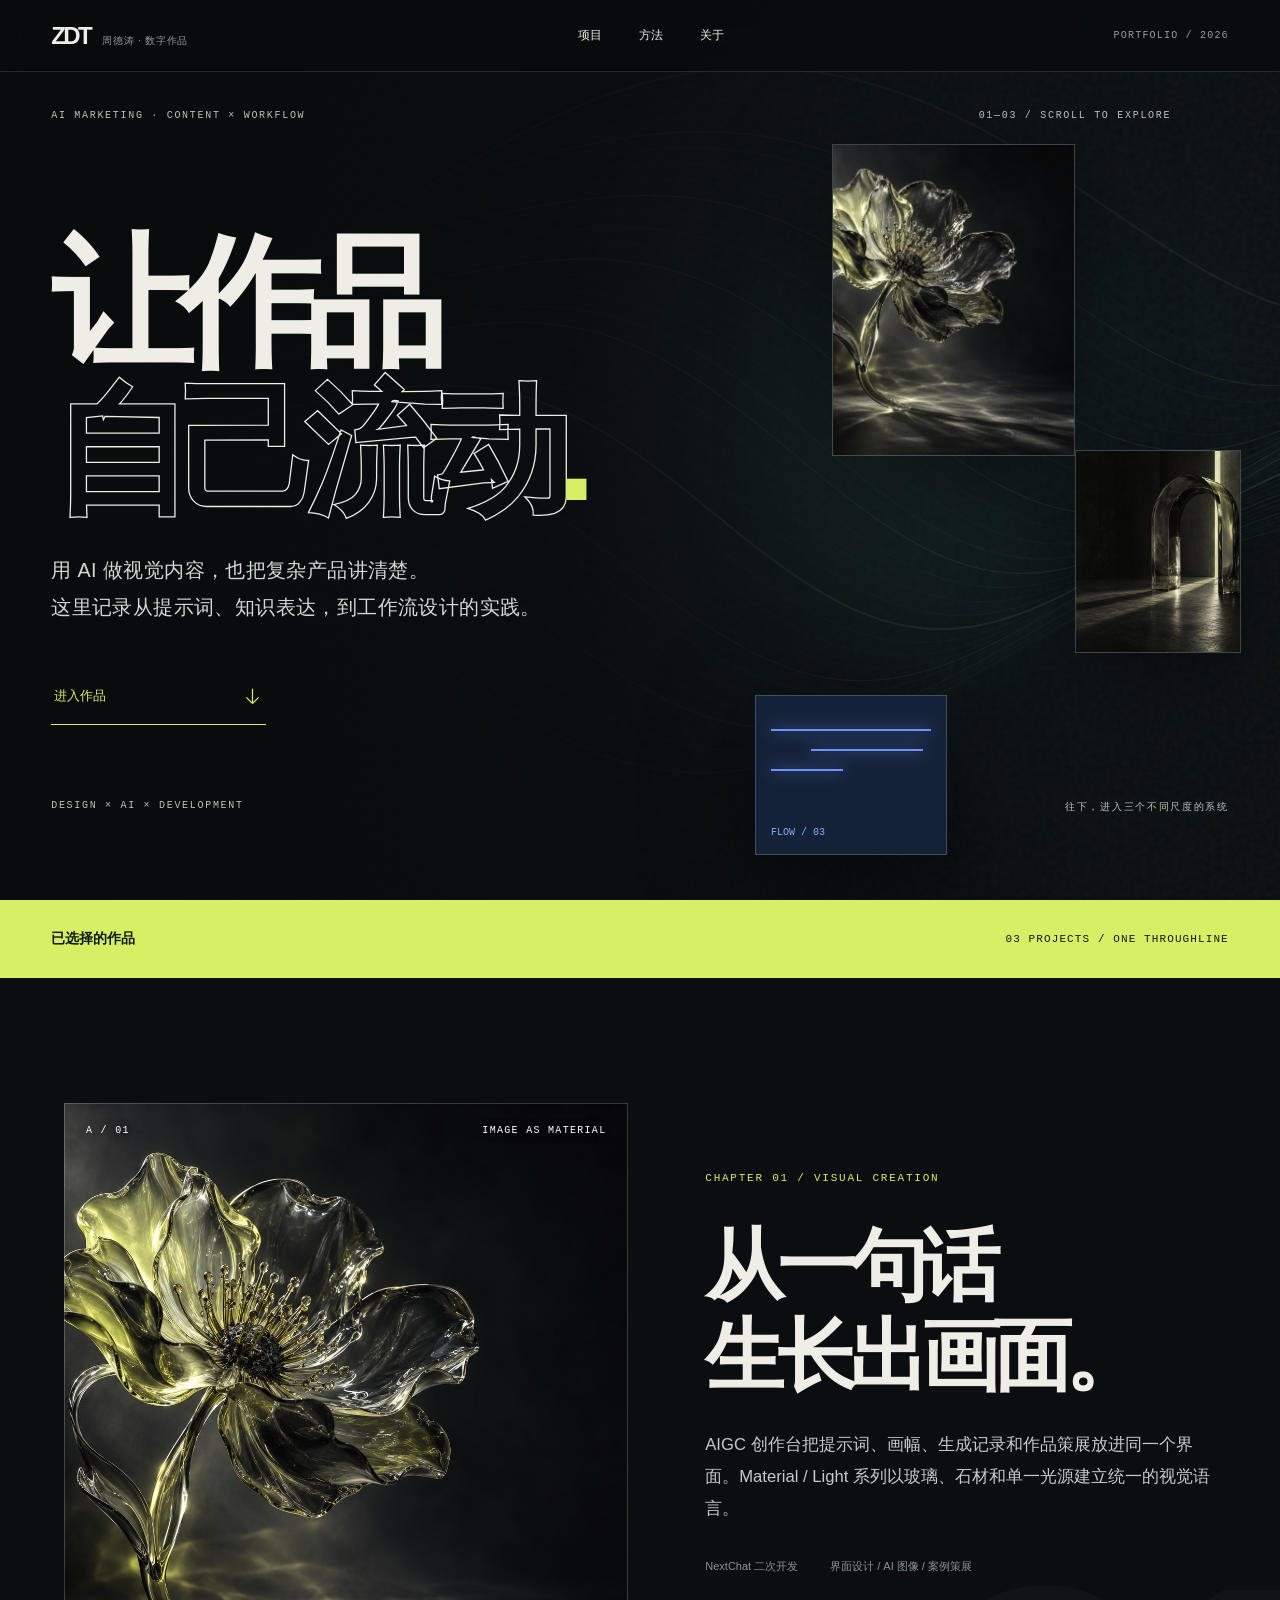
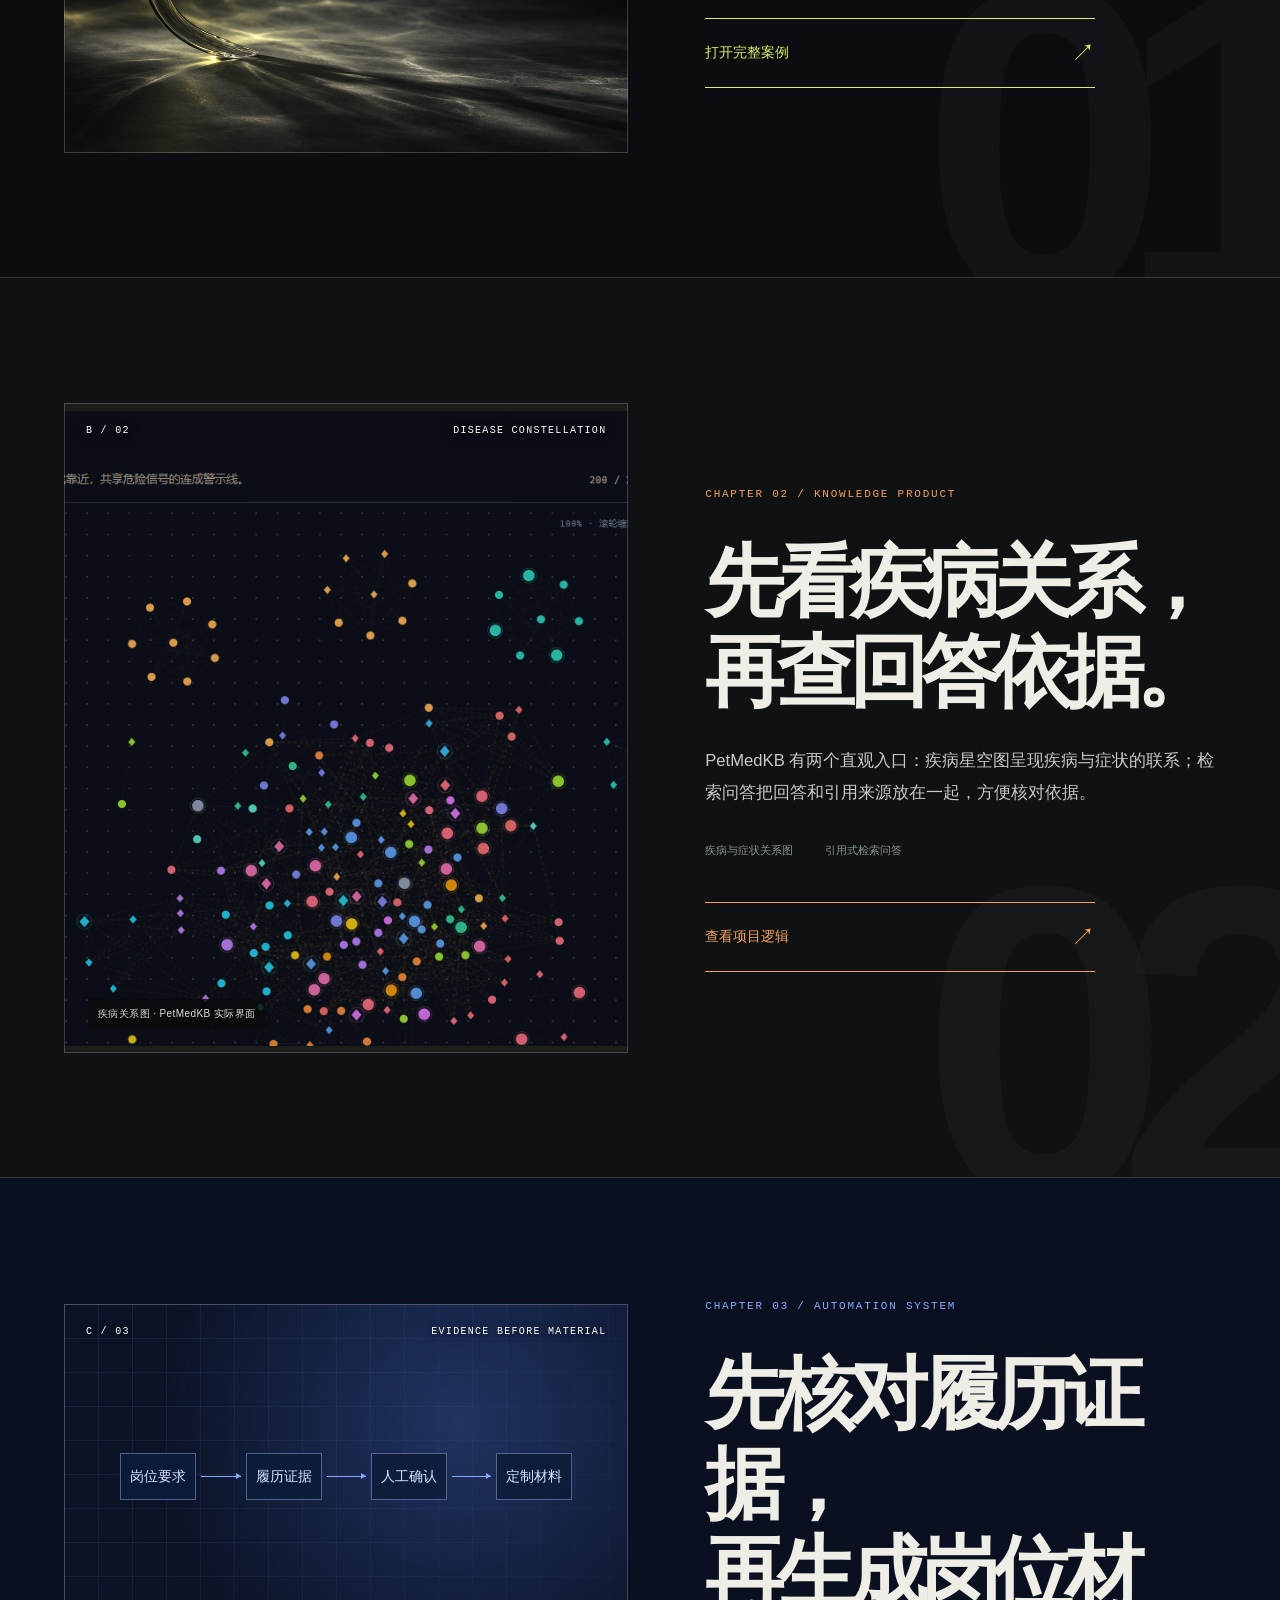
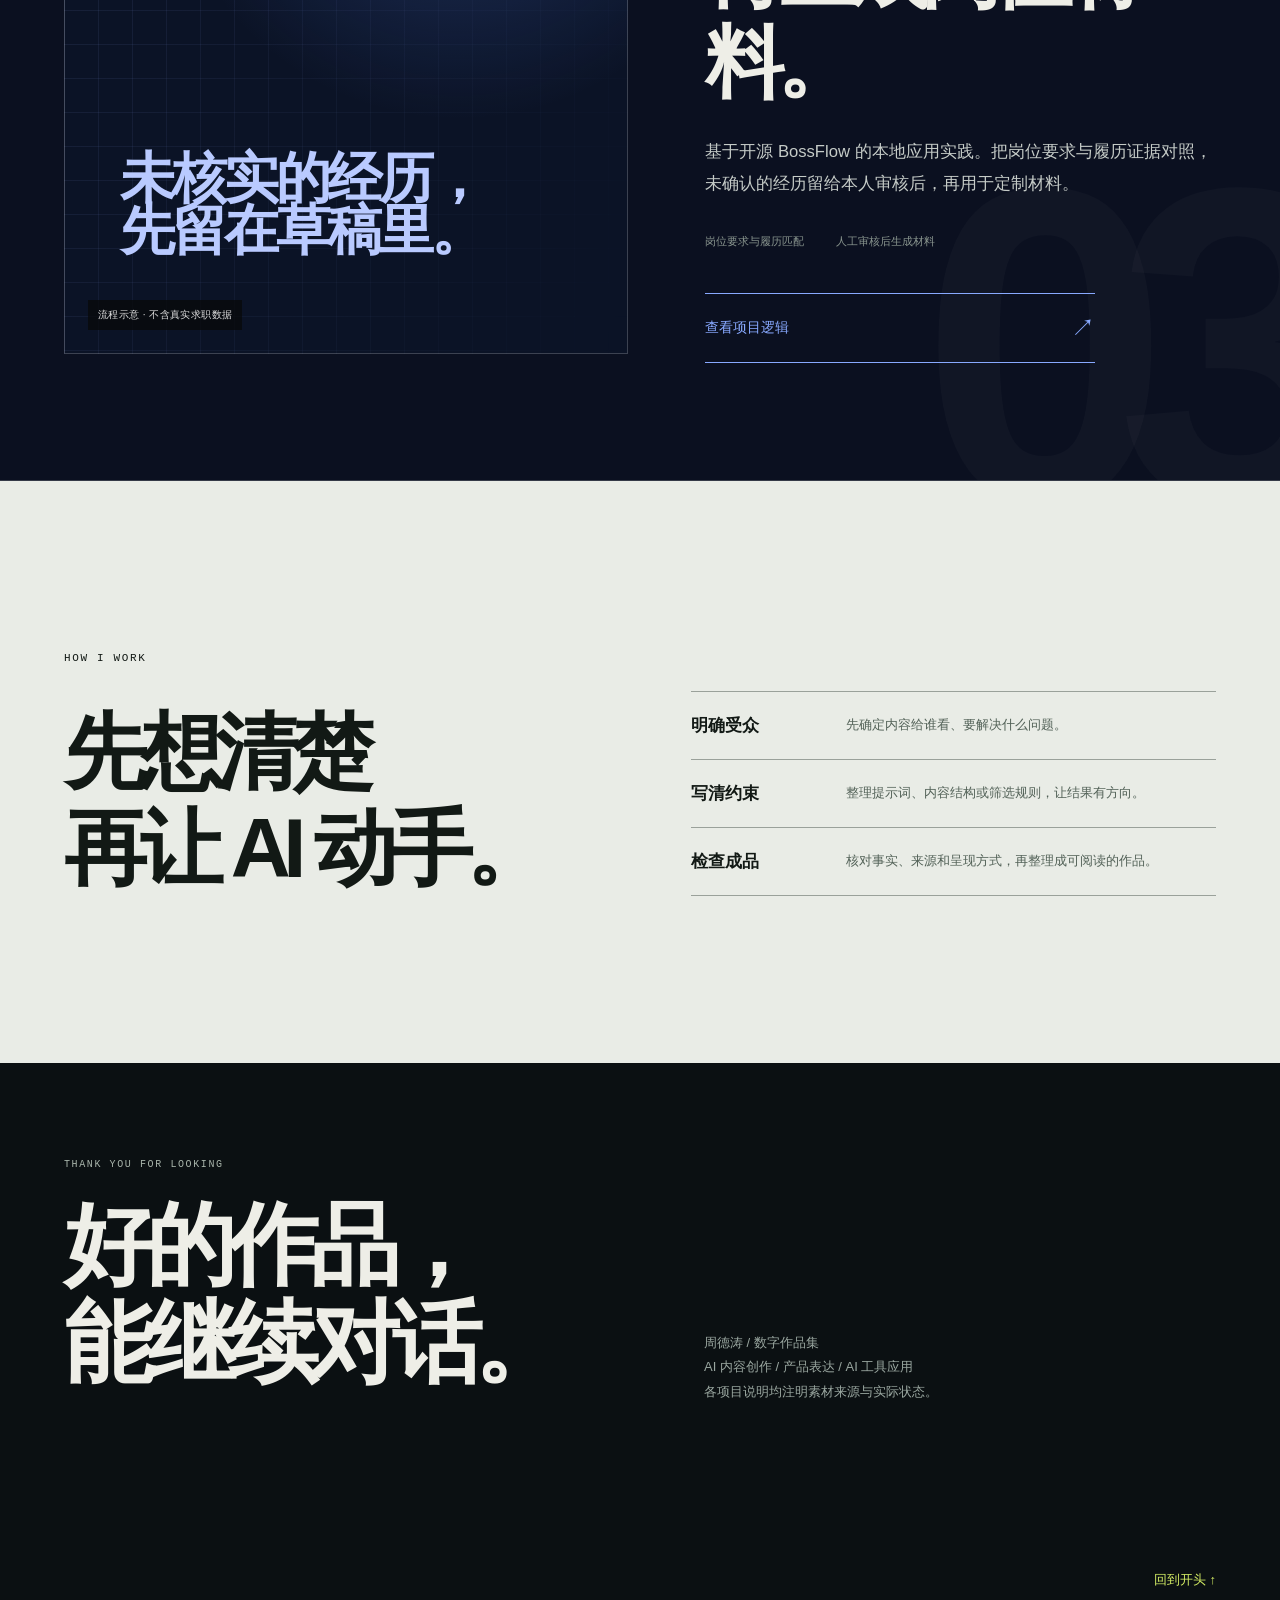
<file: index.html>
<!doctype html>
<html lang="zh-CN">
<head>
  <meta charset="utf-8">
  <meta name="viewport" content="width=device-width, initial-scale=1">
  <meta name="theme-color" content="#090b0d">
  <meta name="description" content="周德涛的作品集：AIGC 创作台、宠医智库与 BossFlow。">
  <title>周德涛 — 数字作品集</title>
  <link rel="stylesheet" href="styles.css">
  <script src="main.js" defer></script>
</head>
<body>
  <div class="load-curtain" aria-hidden="true"><span>作品正在进入视野</span><b>✳</b></div>
  <div class="site-progress" aria-hidden="true"><span></span></div>
  <header class="site-header">
    <a class="identity" href="#top" aria-label="回到顶部"><b>ZDT</b><small>周德涛 · 数字作品</small></a>
    <nav aria-label="主导航"><a href="#works">项目</a><a href="#approach">方法</a><a href="#contact">关于</a></nav>
    <span class="edition">PORTFOLIO / 2026</span>
  </header>
  <main>
    <section class="hero" id="top" aria-labelledby="hero-title">
      <canvas id="flow-canvas" aria-hidden="true"></canvas>
      <div class="hero-grain" aria-hidden="true"></div>
      <div class="hero-content">
        <div class="hero-topline"><span>AI MARKETING · CONTENT × WORKFLOW</span><span>01—03 / SCROLL TO EXPLORE</span></div>
        <h1 id="hero-title">让作品<br><em>自己流动</em><span class="period">.</span></h1>
        <p>用 AI 做视觉内容，也把复杂产品讲清楚。<br>这里记录从提示词、知识表达，到工作流设计的实践。</p>
        <a class="hero-cta" href="#works"><span>进入作品</span><svg viewBox="0 0 24 24" aria-hidden="true"><path d="M12 3v17m0 0 7-7m-7 7-7-7"/></svg></a>
      </div>
      <div class="hero-pieces" aria-hidden="true">
        <img class="piece-a" src="assets/glass-flower.png" alt="">
        <img class="piece-b" src="assets/glass-arch.png" alt="">
        <div class="piece-c"><i></i><i></i><i></i><span>FLOW / 03</span></div>
      </div>
      <div class="hero-foot"><span>DESIGN × AI × DEVELOPMENT</span><span>往下，进入三个不同尺度的系统</span></div>
    </section>

    <div class="work-index" id="works"><span>已选择的作品</span><span>03 PROJECTS / ONE THROUGHLINE</span></div>

    <article class="project project-aigc" id="aigc" data-accent="#d6ef65" aria-labelledby="aigc-title">
      <div class="project-media"><img src="assets/glass-flower.png" alt="黄绿色光线下的玻璃花，AIGC 创作台项目视觉"><div class="media-frame"><span>A / 01</span><span>IMAGE AS MATERIAL</span></div></div>
      <div class="project-copy"><span class="chapter">CHAPTER 01 / VISUAL CREATION</span><h2 id="aigc-title">从一句话<br>生长出画面。</h2><p>AIGC 创作台把提示词、画幅、生成记录和作品策展放进同一个界面。Material / Light 系列以玻璃、石材和单一光源建立统一的视觉语言。</p><div class="project-facts"><span>NextChat 二次开发</span><span>界面设计 / AI 图像 / 案例策展</span></div><a class="project-link" href="aigc/index.html"><span>打开完整案例</span><b>↗</b></a></div>
      <div class="project-watermark" aria-hidden="true">01</div>
    </article>

    <article class="project project-petmed" id="petmed" data-accent="#f4a15c" aria-labelledby="petmed-title">
      <div class="project-media petmed-star-preview" role="img" aria-label="宠医智库疾病星空图，展示疾病与症状之间的关系"><div class="media-frame"><span>B / 02</span><span>DISEASE CONSTELLATION</span></div><div class="media-label">疾病关系图 · PetMedKB 实际界面</div></div>
      <div class="project-copy"><span class="chapter">CHAPTER 02 / KNOWLEDGE PRODUCT</span><h2 id="petmed-title">先看疾病关系，<br>再查回答依据。</h2><p>PetMedKB 有两个直观入口：疾病星空图呈现疾病与症状的联系；检索问答把回答和引用来源放在一起，方便核对依据。</p><div class="project-facts"><span>疾病与症状关系图</span><span>引用式检索问答</span></div><a class="project-link" href="petmed.html"><span>查看项目逻辑</span><b>↗</b></a></div>
      <div class="project-watermark" aria-hidden="true">02</div>
    </article>

    <article class="project project-boss" id="bossflow" data-accent="#88a9ff" aria-labelledby="boss-title">
      <div class="project-media boss-visual" role="img" aria-label="BossFlow 工作流示意：岗位要求、履历证据、人工确认、定制材料"><div class="flow-grid" aria-hidden="true"></div><div class="flow-track"><span>岗位要求</span><i></i><span>履历证据</span><i></i><span>人工确认</span><i></i><span>定制材料</span></div><div class="boss-signal">未核实的经历，<br>先留在草稿里。</div><div class="media-frame"><span>C / 03</span><span>EVIDENCE BEFORE MATERIAL</span></div><div class="media-label">流程示意 · 不含真实求职数据</div></div>
      <div class="project-copy"><span class="chapter">CHAPTER 03 / AUTOMATION SYSTEM</span><h2 id="boss-title">先核对履历证据，<br>再生成岗位材料。</h2><p>基于开源 BossFlow 的本地应用实践。把岗位要求与履历证据对照，未确认的经历留给本人审核后，再用于定制材料。</p><div class="project-facts"><span>岗位要求与履历匹配</span><span>人工审核后生成材料</span></div><a class="project-link" href="bossflow.html"><span>查看项目逻辑</span><b>↗</b></a></div>
      <div class="project-watermark" aria-hidden="true">03</div>
    </article>

    <section class="approach" id="approach"><div class="approach-head"><span>HOW I WORK</span><h2>先想清楚<br>再让 AI 动手。</h2></div><div class="approach-steps"><p><b>明确受众</b><span>先确定内容给谁看、要解决什么问题。</span></p><p><b>写清约束</b><span>整理提示词、内容结构或筛选规则，让结果有方向。</span></p><p><b>检查成品</b><span>核对事实、来源和呈现方式，再整理成可阅读的作品。</span></p></div></section>
  </main>
  <footer id="contact"><div><span>THANK YOU FOR LOOKING</span><h2>好的作品，<br>能继续对话。</h2></div><p>周德涛 / 数字作品集<br>AI 内容创作 / 产品表达 / AI 工具应用<br>各项目说明均注明素材来源与实际状态。</p><a href="#top">回到开头 ↑</a></footer>
</body>
</html>
</file>
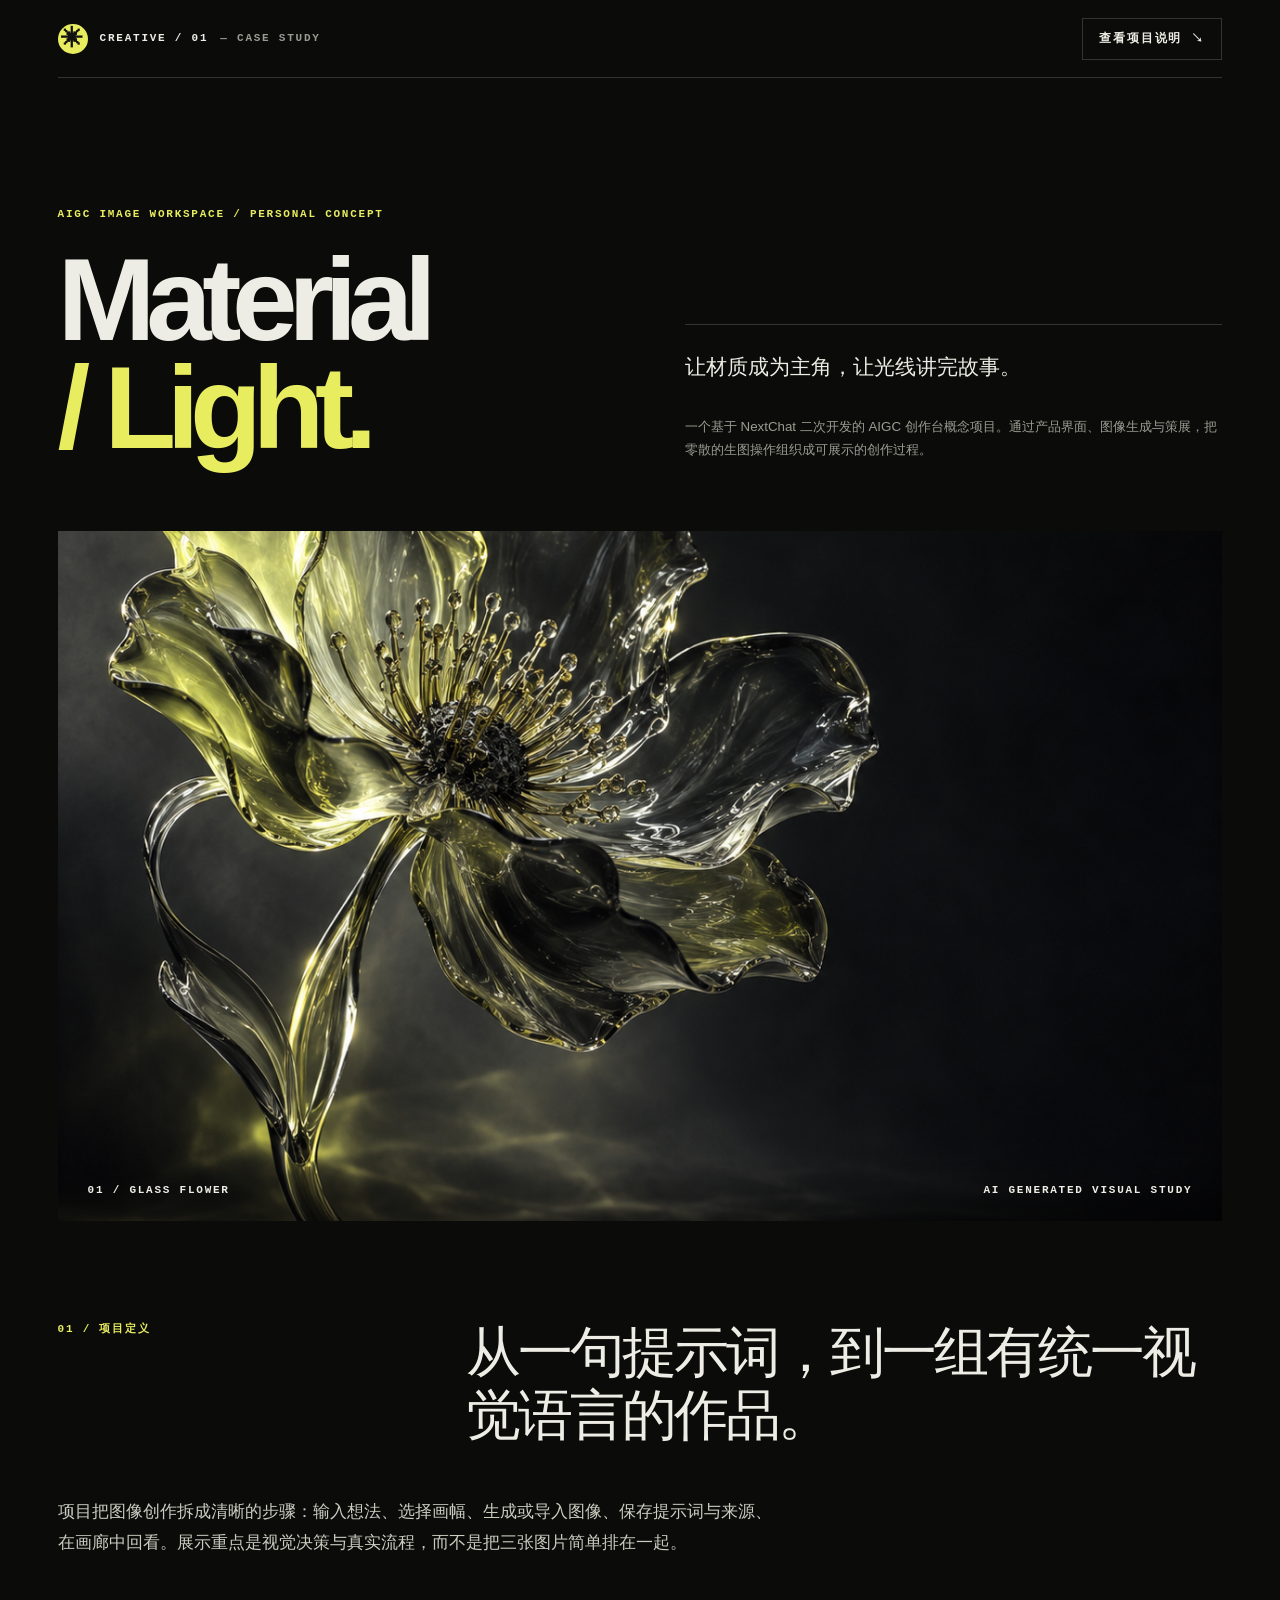
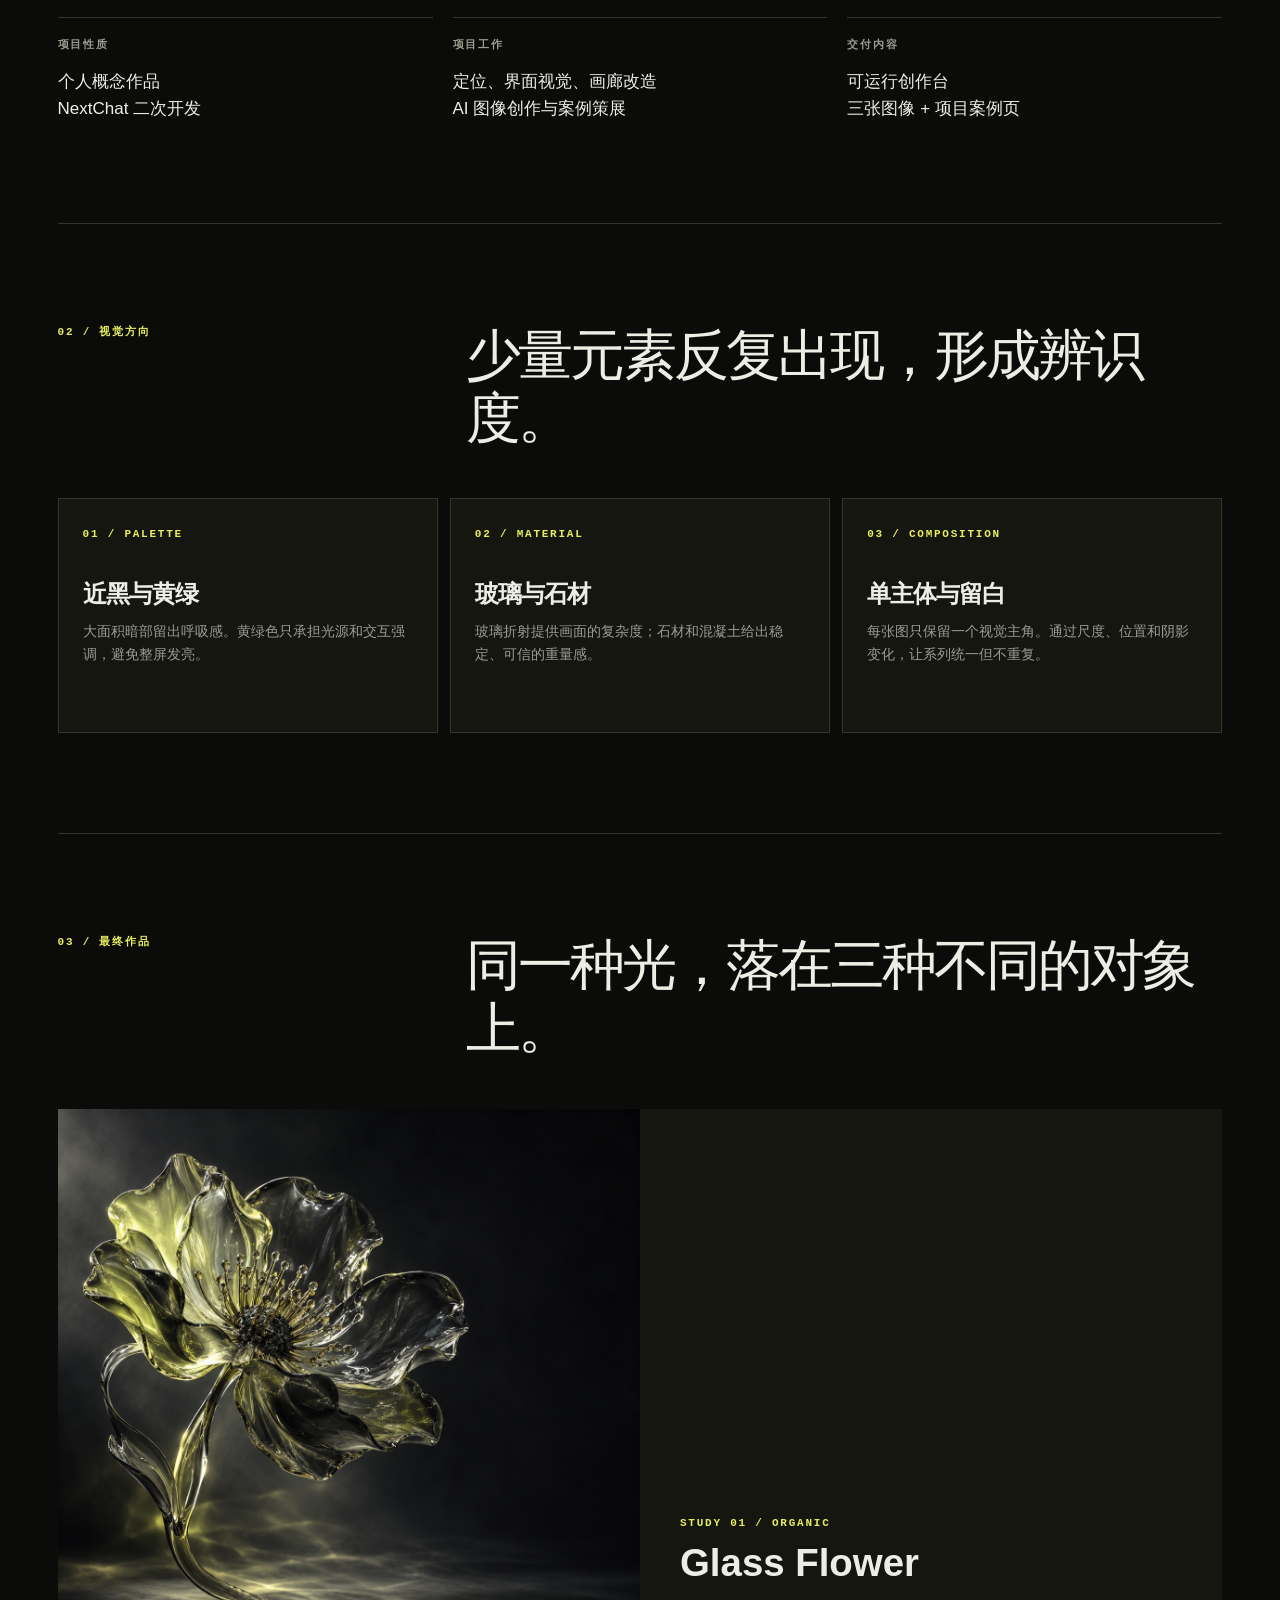
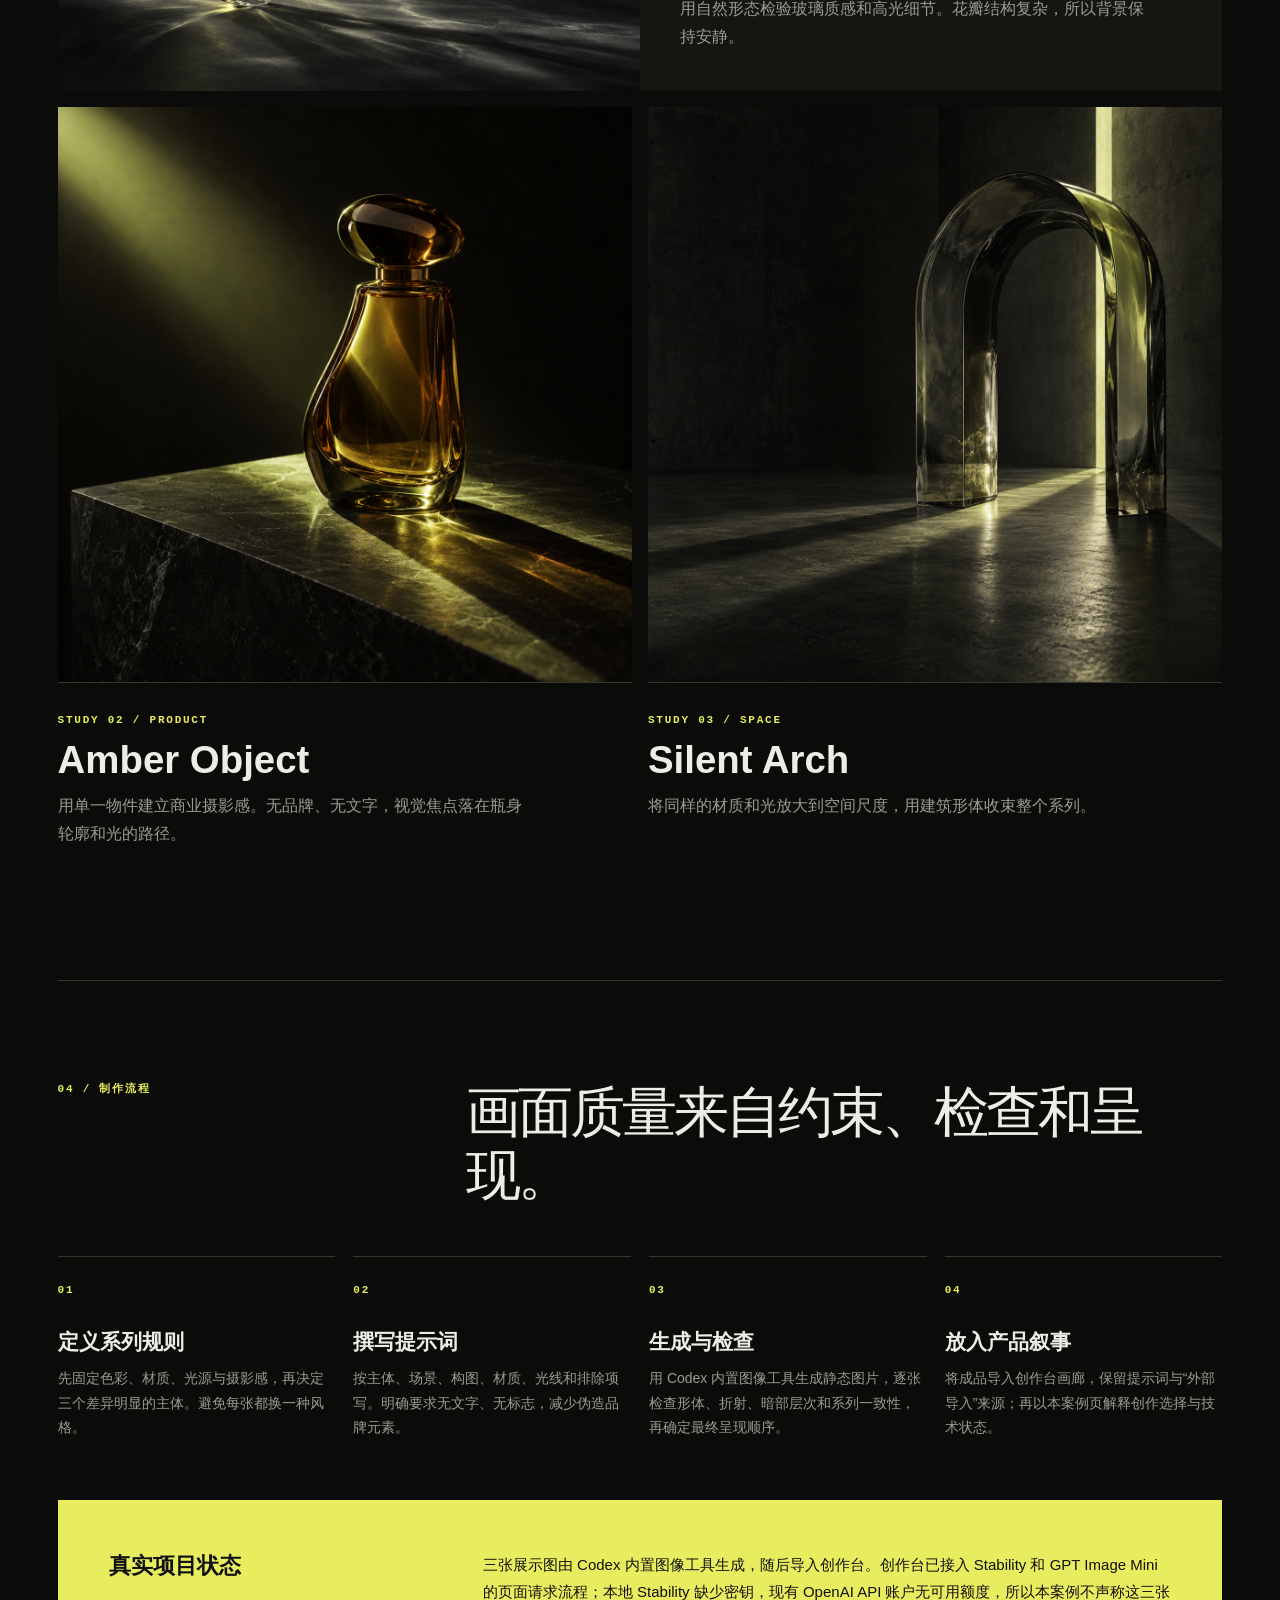
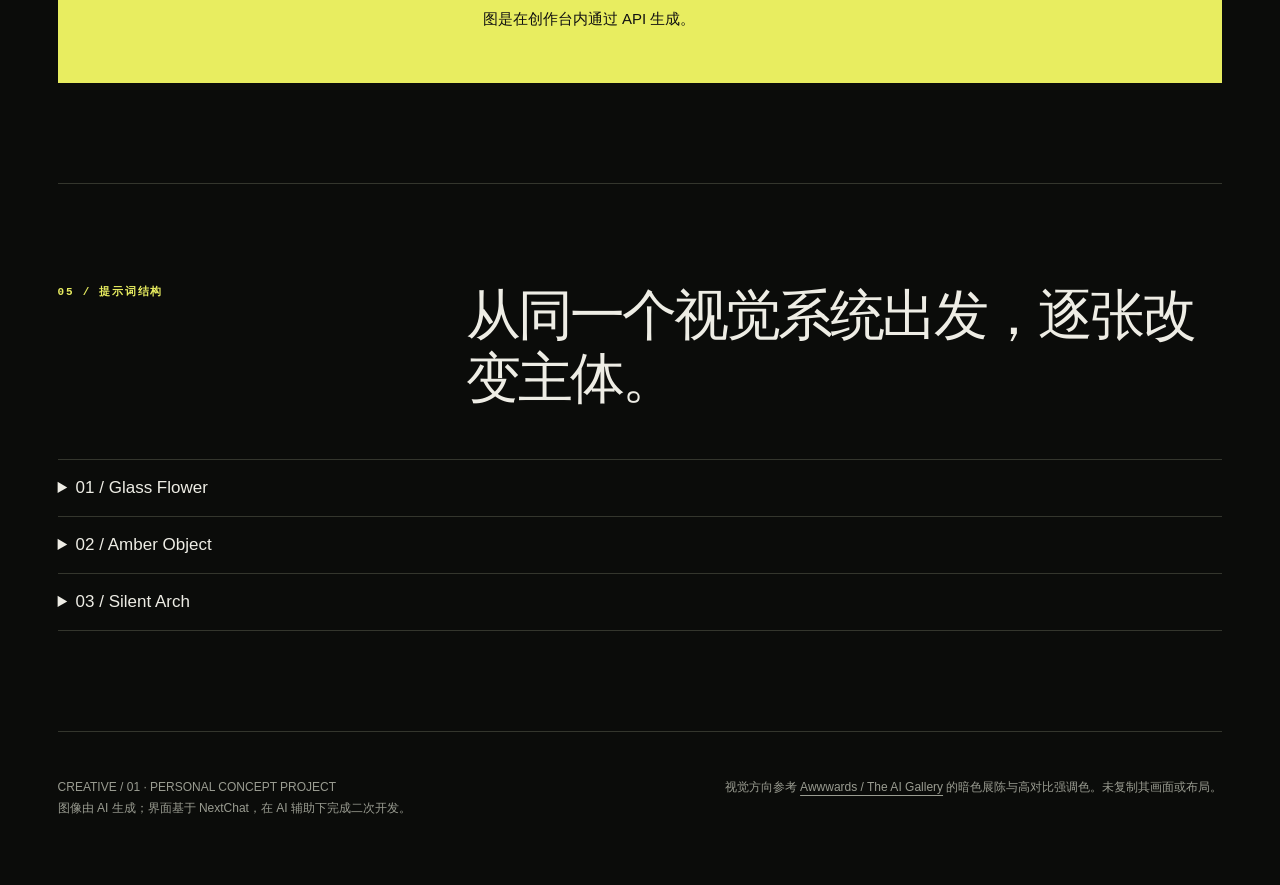
<file: aigc/index.html>
<!doctype html>
<html lang="zh-CN">
<head>
  <meta charset="utf-8">
  <meta name="viewport" content="width=device-width, initial-scale=1">
  <title>Material / Light — AIGC 创作台项目案例</title>
  <meta name="description" content="AIGC 创作台个人概念项目：视觉方向、三张 AI 图像与真实制作流程。">
  <style>
    :root{--bg:#0b0c0a;--panel:#151610;--ink:#eeeDE5;--muted:#9a9c91;--line:#34362d;--accent:#e8ed60}
    *{box-sizing:border-box}html{scroll-behavior:smooth}body{margin:0;background:var(--bg);color:var(--ink);font-family:"Noto Sans SC","Microsoft YaHei",Arial,sans-serif}a{color:inherit;text-decoration:none}button{font:inherit}::selection{background:var(--accent);color:#111}
    .shell{max-width:1440px;margin:auto;padding:0 clamp(22px,4.5vw,74px)}.mono{font:600 11px/1.5 ui-monospace,Consolas,monospace;letter-spacing:.16em;text-transform:uppercase}.muted{color:var(--muted)}
    header{height:78px;display:flex;align-items:center;justify-content:space-between;border-bottom:1px solid var(--line)}.brand{display:flex;align-items:center;gap:12px}.star{display:grid;place-items:center;width:30px;height:30px;border-radius:50%;background:var(--accent);color:#111;font-size:22px}.toplink{border:1px solid var(--line);padding:11px 16px;font-size:12px}.toplink:hover{border-color:var(--accent);color:var(--accent)}
    .hero{display:grid;grid-template-columns:1fr 1fr;gap:7vw;align-items:end;padding:clamp(66px,10vw,150px) 0 70px}.kicker{color:var(--accent)}h1{font-size:clamp(64px,9.2vw,146px);line-height:.92;letter-spacing:-.08em;font-weight:600;margin:22px 0 0}h1 em{font-style:normal;color:var(--accent)}.hero p{max-width:460px;margin:0 0 7px;font-size:clamp(16px,1.65vw,23px);line-height:1.6}.hero .side{border-top:1px solid var(--line);padding-top:25px}.hero .side small{display:block;margin-top:32px;color:var(--muted);line-height:1.7}
    .hero-image{position:relative;height:min(66vw,690px);overflow:hidden;background:#13140f}.hero-image img{width:100%;height:100%;object-fit:cover;object-position:center 47%}.image-note{position:absolute;bottom:0;left:0;right:0;padding:23px 30px;background:linear-gradient(transparent,rgba(0,0,0,.6));display:flex;justify-content:space-between;gap:20px}
    section{padding:100px 0;border-bottom:1px solid var(--line)}.section-head{display:grid;grid-template-columns:1fr 2fr;gap:30px;margin-bottom:48px}.section-head h2{max-width:900px;margin:0;font-size:clamp(32px,4.3vw,62px);line-height:1.15;letter-spacing:-.055em;font-weight:550}.lead{max-width:720px;font-size:17px;line-height:1.85;color:#caccc0}.meta{display:grid;grid-template-columns:repeat(3,1fr);gap:20px;margin-top:58px}.meta div{border-top:1px solid var(--line);padding-top:16px}.meta strong{display:block;margin-top:15px;font-size:17px;font-weight:500;line-height:1.6}
    .rule-grid{display:grid;grid-template-columns:repeat(3,1fr);gap:12px}.rule{min-height:235px;padding:24px;border:1px solid var(--line);background:var(--panel)}.rule .index{color:var(--accent)}.rule h3{font-size:24px;letter-spacing:-.04em;margin:35px 0 10px}.rule p{color:var(--muted);line-height:1.7;font-size:14px;margin:0}
    .series{display:grid;grid-template-columns:1fr 1fr;gap:16px}.piece{margin:0}.piece:first-child{grid-column:1 / -1;display:grid;grid-template-columns:1fr 1fr;background:var(--panel)}.piece img{display:block;width:100%;aspect-ratio:1;object-fit:cover}.piece:first-child img{height:100%}.piece figcaption{padding:26px 0 32px;border-top:1px solid var(--line)}.piece:first-child figcaption{display:flex;flex-direction:column;justify-content:end;padding:40px;border:0}.piece h3{font-size:clamp(25px,3vw,42px);margin:10px 0}.piece p{max-width:470px;color:var(--muted);line-height:1.75;margin:0}.piece .tag{color:var(--accent)}
    .steps{display:grid;grid-template-columns:repeat(4,1fr);gap:18px}.step{border-top:1px solid var(--line);padding-top:22px}.step span{color:var(--accent)}.step h3{font-size:21px;margin:30px 0 10px}.step p{color:var(--muted);font-size:14px;line-height:1.75;margin:0}.prompt-list{display:grid;grid-template-columns:1fr 2fr;gap:30px;padding:18px 0;border-top:1px solid var(--line)}.prompt-list:last-child{border-bottom:1px solid var(--line)}.prompt-list summary{cursor:pointer;font-size:17px}.prompt-list p{color:var(--muted);font:12px/1.8 ui-monospace,Consolas,monospace;margin:12px 0 0}
    .note{display:grid;grid-template-columns:1fr 2fr;gap:30px;background:var(--accent);color:#111;padding:clamp(25px,4vw,55px);margin-top:60px}.note p{margin:0;line-height:1.8;font-size:15px}.note strong{font-size:22px}footer{padding:45px 0 65px;display:flex;justify-content:space-between;gap:30px;color:var(--muted);font-size:12px;line-height:1.8}footer a{text-decoration:underline;text-underline-offset:4px}
    @media(max-width:780px){.hero,.section-head,.piece:first-child,.prompt-list,.note{grid-template-columns:1fr}.hero{gap:38px}.hero-image{height:85vw}.meta,.rule-grid,.steps{grid-template-columns:1fr 1fr}.piece:first-child img{height:auto}.piece:first-child figcaption{padding:26px 0 32px}.series{grid-template-columns:1fr}.piece:first-child{grid-column:auto}section{padding:70px 0}}@media(max-width:520px){.meta,.rule-grid,.steps{grid-template-columns:1fr}.hero-image{height:100vw}.image-note{font-size:9px}.toplink{padding:9px}.brand{font-size:10px}footer{display:block}}
  </style>
</head>
<body>
  <div class="shell">
    <header><div class="brand mono"><span class="star">✳</span> CREATIVE / 01 <span class="muted">— CASE STUDY</span></div><a class="toplink mono" href="#overview">查看项目说明 ↘</a></header>
    <main>
      <div class="hero"><div><div class="mono kicker">AIGC IMAGE WORKSPACE / PERSONAL CONCEPT</div><h1>Material<br><em>/ Light.</em></h1></div><div class="side"><p>让材质成为主角，让光线讲完故事。</p><small>一个基于 NextChat 二次开发的 AIGC 创作台概念项目。通过产品界面、图像生成与策展，把零散的生图操作组织成可展示的创作过程。</small></div></div>
      <div class="hero-image"><img src="glass-flower-ai.png" alt="黄绿色光线照射下的透明玻璃花"><div class="image-note mono"><span>01 / GLASS FLOWER</span><span>AI GENERATED VISUAL STUDY</span></div></div>
      <section id="overview"><div class="section-head"><span class="mono kicker">01 / 项目定义</span><h2>从一句提示词，到一组有统一视觉语言的作品。</h2></div><p class="lead">项目把图像创作拆成清晰的步骤：输入想法、选择画幅、生成或导入图像、保存提示词与来源、在画廊中回看。展示重点是视觉决策与真实流程，而不是把三张图片简单排在一起。</p><div class="meta"><div><span class="mono muted">项目性质</span><strong>个人概念作品<br>NextChat 二次开发</strong></div><div><span class="mono muted">项目工作</span><strong>定位、界面视觉、画廊改造<br>AI 图像创作与案例策展</strong></div><div><span class="mono muted">交付内容</span><strong>可运行创作台<br>三张图像 + 项目案例页</strong></div></div></section>
      <section><div class="section-head"><span class="mono kicker">02 / 视觉方向</span><h2>少量元素反复出现，形成辨识度。</h2></div><div class="rule-grid"><article class="rule"><span class="mono index">01 / PALETTE</span><h3>近黑与黄绿</h3><p>大面积暗部留出呼吸感。黄绿色只承担光源和交互强调，避免整屏发亮。</p></article><article class="rule"><span class="mono index">02 / MATERIAL</span><h3>玻璃与石材</h3><p>玻璃折射提供画面的复杂度；石材和混凝土给出稳定、可信的重量感。</p></article><article class="rule"><span class="mono index">03 / COMPOSITION</span><h3>单主体与留白</h3><p>每张图只保留一个视觉主角。通过尺度、位置和阴影变化，让系列统一但不重复。</p></article></div></section>
      <section><div class="section-head"><span class="mono kicker">03 / 最终作品</span><h2>同一种光，落在三种不同的对象上。</h2></div><div class="series"><figure class="piece"><img src="glass-flower-ai.png" alt="透明玻璃花，暗背景，黄绿色折射光"><figcaption><span class="mono tag">STUDY 01 / ORGANIC</span><h3>Glass Flower</h3><p>用自然形态检验玻璃质感和高光细节。花瓣结构复杂，所以背景保持安静。</p></figcaption></figure><figure class="piece"><img src="amber-perfume-ai.png" alt="琥珀色香水瓶立于黑色石台"><figcaption><span class="mono tag">STUDY 02 / PRODUCT</span><h3>Amber Object</h3><p>用单一物件建立商业摄影感。无品牌、无文字，视觉焦点落在瓶身轮廓和光的路径。</p></figcaption></figure><figure class="piece"><img src="glass-arch-ai.png" alt="近黑空间里的烟熏玻璃拱门"><figcaption><span class="mono tag">STUDY 03 / SPACE</span><h3>Silent Arch</h3><p>将同样的材质和光放大到空间尺度，用建筑形体收束整个系列。</p></figcaption></figure></div></section>
      <section><div class="section-head"><span class="mono kicker">04 / 制作流程</span><h2>画面质量来自约束、检查和呈现。</h2></div><div class="steps"><div class="step"><span class="mono">01</span><h3>定义系列规则</h3><p>先固定色彩、材质、光源与摄影感，再决定三个差异明显的主体。避免每张都换一种风格。</p></div><div class="step"><span class="mono">02</span><h3>撰写提示词</h3><p>按主体、场景、构图、材质、光线和排除项写。明确要求无文字、无标志，减少伪造品牌元素。</p></div><div class="step"><span class="mono">03</span><h3>生成与检查</h3><p>用 Codex 内置图像工具生成静态图片，逐张检查形体、折射、暗部层次和系列一致性，再确定最终呈现顺序。</p></div><div class="step"><span class="mono">04</span><h3>放入产品叙事</h3><p>将成品导入创作台画廊，保留提示词与“外部导入”来源；再以本案例页解释创作选择与技术状态。</p></div></div><div class="note"><strong>真实项目状态</strong><p>三张展示图由 Codex 内置图像工具生成，随后导入创作台。创作台已接入 Stability 和 GPT Image Mini 的页面请求流程；本地 Stability 缺少密钥，现有 OpenAI API 账户无可用额度，所以本案例不声称这三张图是在创作台内通过 API 生成。</p></div></section>
      <section><div class="section-head"><span class="mono kicker">05 / 提示词结构</span><h2>从同一个视觉系统出发，逐张改变主体。</h2></div><details class="prompt-list"><summary>01 / Glass Flower</summary><p>One intricate sculptural flower made of translucent smoky glass, suspended in a near-black charcoal studio. Subtle acid-lime illumination refracts through a few petals; precise realistic caustics and soft long shadows. Strong asymmetric composition, flower slightly left of center, generous negative space, tactile glass, medium-format editorial photography, subtle film grain. No typography, no logo, no interface, no border.</p></details><details class="prompt-list"><summary>02 / Amber Object</summary><p>A single unlabeled amber glass perfume bottle with an unusual monolithic silhouette on a honed black stone plinth. A narrow chartreuse beam passes through the bottle, creating physically plausible caustics and a long precise shadow. Asymmetric composition, restrained charcoal, amber and pale acid-lime palette, tactile materials, medium-format editorial photography. No lettering, no logos, no people, no extra props.</p></details><details class="prompt-list"><summary>03 / Silent Arch</summary><p>One monumental translucent smoked-glass arch standing alone in a near-black concrete room. A narrow acid-lime light slit crosses the arch and creates believable refracted light and precise shadow on the dark floor. Asymmetric framing, generous negative space, tactile glass and concrete, nuanced dark tones, medium-format architectural photography, subtle film grain. No people, no text, no logo, no clutter.</p></details></section>
    </main>
    <footer><span>CREATIVE / 01 · PERSONAL CONCEPT PROJECT<br>图像由 AI 生成；界面基于 NextChat，在 AI 辅助下完成二次开发。</span><span>视觉方向参考 <a href="https://www.awwwards.com/sites/the-ai-gallery" target="_blank" rel="noreferrer">Awwwards / The AI Gallery</a> 的暗色展陈与高对比强调色。未复制其画面或布局。</span></footer>
  </div>
</body>
</html>
</file>
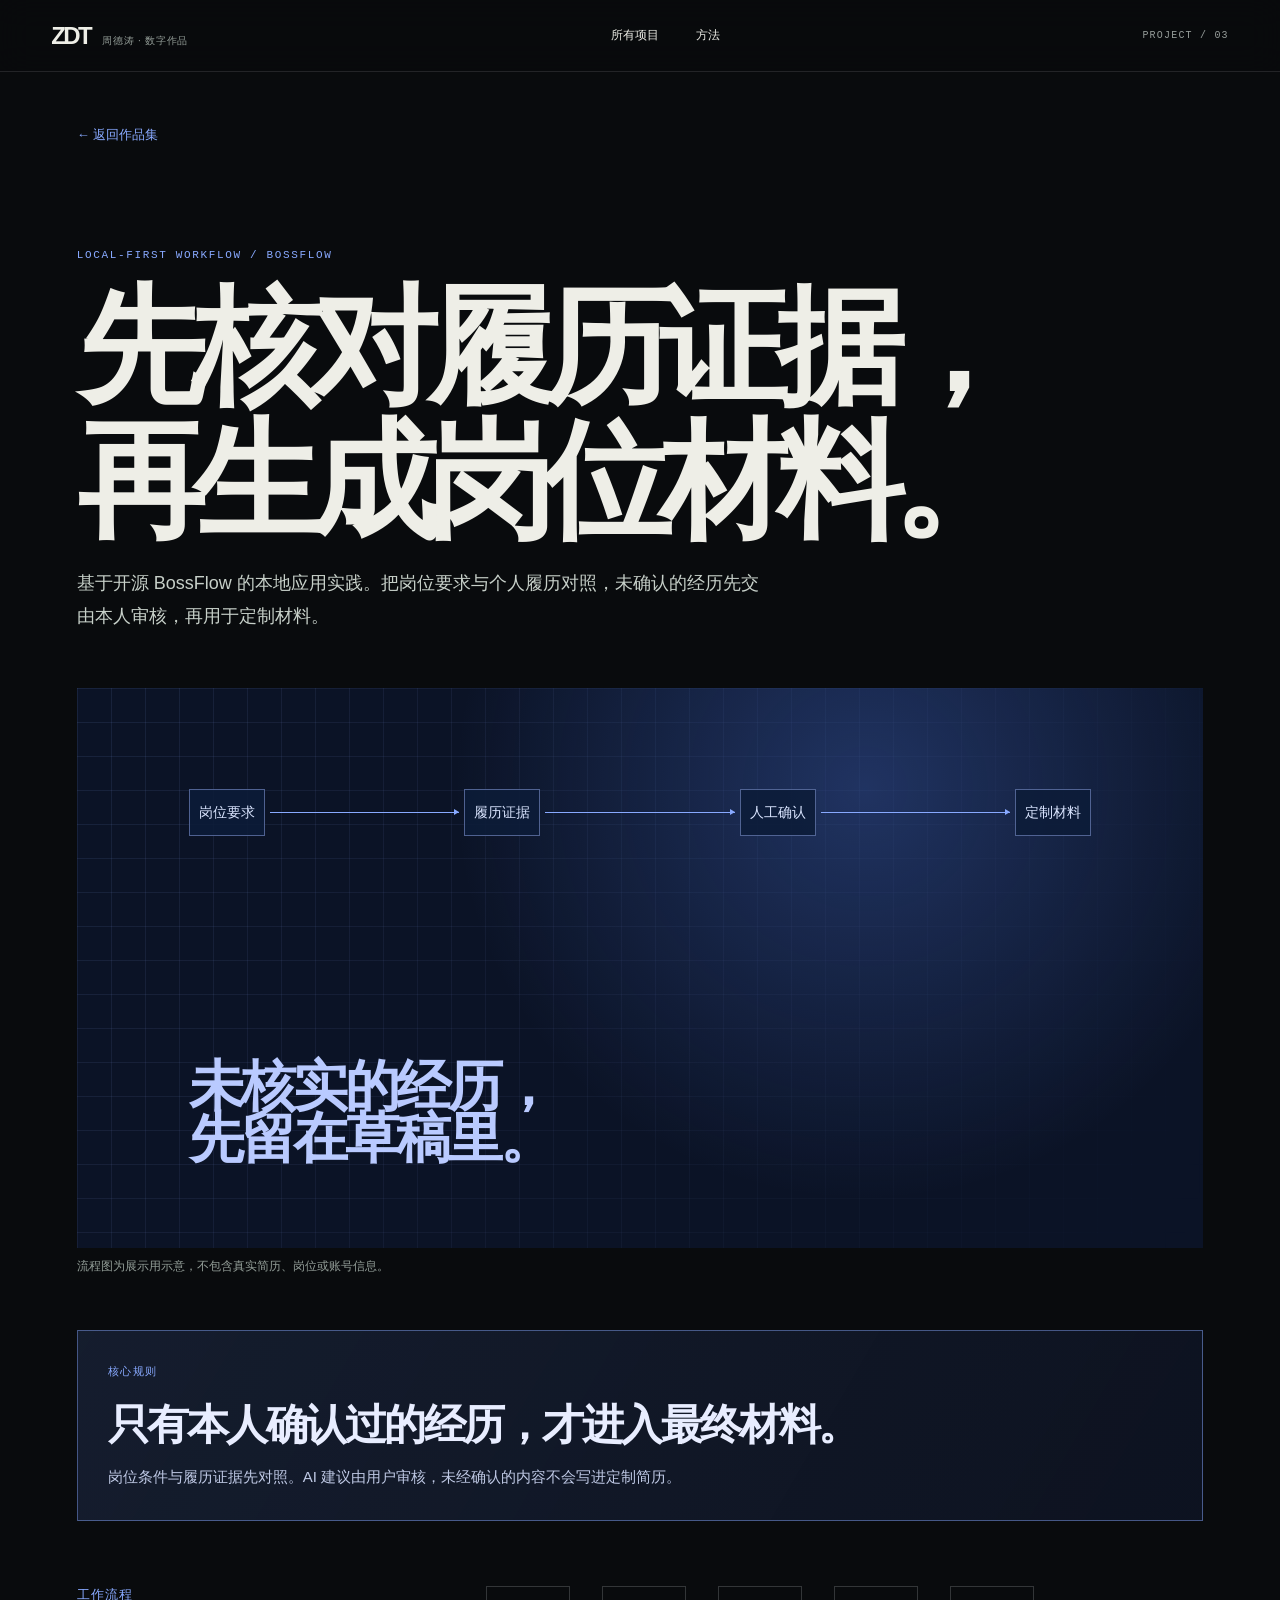
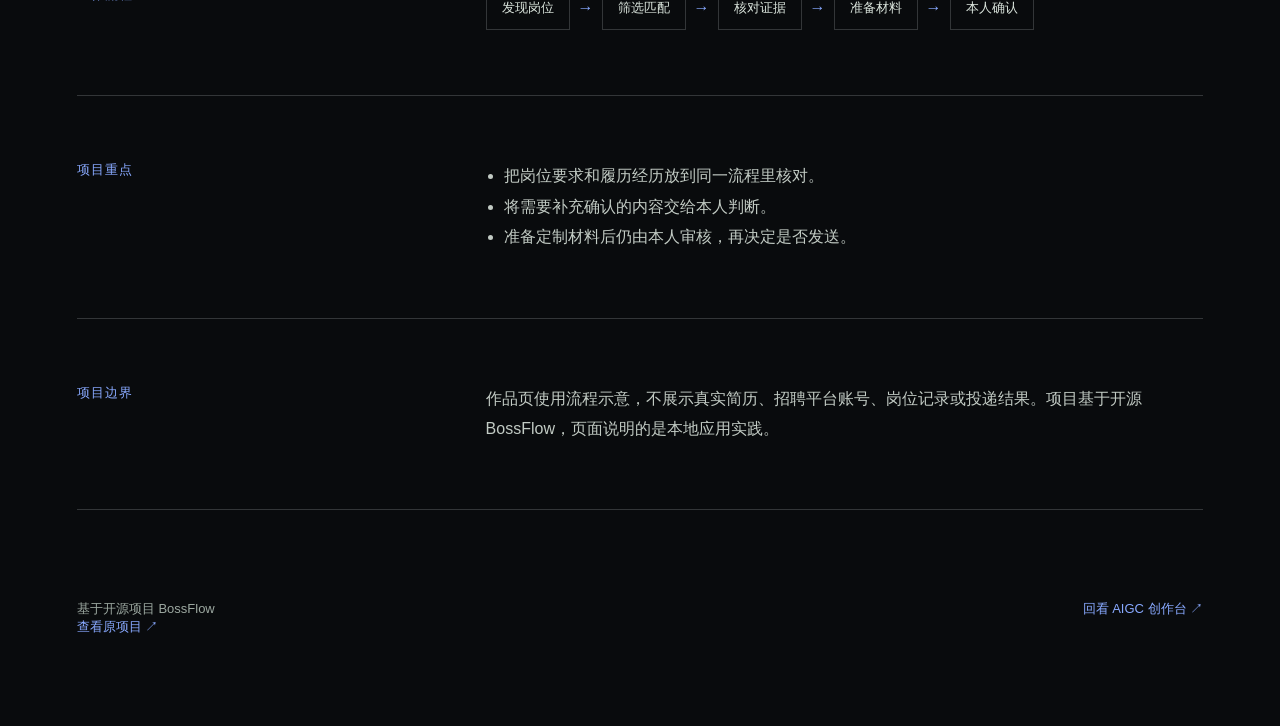
<file: bossflow.html>
<!doctype html><html lang="zh-CN"><head><meta charset="utf-8"><meta name="viewport" content="width=device-width,initial-scale=1"><meta name="theme-color" content="#090b0d"><title>BossFlow — 周德涛作品集</title><link rel="stylesheet" href="styles.css"><script src="main.js" defer></script></head><body>
<div class="load-curtain" aria-hidden="true"><span>进入 BossFlow</span><b>✳</b></div><header class="site-header"><a class="identity" href="index.html"><b>ZDT</b><small>周德涛 · 数字作品</small></a><nav><a href="index.html#works">所有项目</a><a href="index.html#approach">方法</a></nav><span class="edition">PROJECT / 03</span></header>
<main class="detail-page" style="--accent:#88a9ff"><a class="back" href="index.html#bossflow">← 返回作品集</a><div class="detail-head"><span>LOCAL-FIRST WORKFLOW / BOSSFLOW</span><h1>先核对履历证据，<br>再生成岗位材料。</h1><p>基于开源 BossFlow 的本地应用实践。把岗位要求与个人履历对照，未确认的经历先交由本人审核，再用于定制材料。</p></div>
<div class="detail-hero boss-visual boss-hero" role="img" aria-label="BossFlow 工作流示意：岗位要求、履历证据、人工确认、定制材料"><div class="flow-grid"></div><div class="flow-track"><span>岗位要求</span><i></i><span>履历证据</span><i></i><span>人工确认</span><i></i><span>定制材料</span></div><div class="boss-signal">未核实的经历，<br>先留在草稿里。</div></div><div class="detail-note">流程图为展示用示意，不包含真实简历、岗位或账号信息。</div>
<section class="boss-rule"><span>核心规则</span><strong>只有本人确认过的经历，才进入最终材料。</strong><p>岗位条件与履历证据先对照。AI 建议由用户审核，未经确认的内容不会写进定制简历。</p></section>
<section class="detail-grid"><h2>工作流程</h2><div class="detail-flow"><span>发现岗位</span><i>→</i><span>筛选匹配</span><i>→</i><span>核对证据</span><i>→</i><span>准备材料</span><i>→</i><span>本人确认</span></div></section>
<section class="detail-grid"><h2>项目重点</h2><ul><li>把岗位要求和履历经历放到同一流程里核对。</li><li>将需要补充确认的内容交给本人判断。</li><li>准备定制材料后仍由本人审核，再决定是否发送。</li></ul></section>
<section class="detail-grid"><h2>项目边界</h2><p>作品页使用流程示意，不展示真实简历、招聘平台账号、岗位记录或投递结果。项目基于开源 BossFlow，页面说明的是本地应用实践。</p></section>
<div class="detail-footer"><span>基于开源项目 BossFlow<br><a href="https://github.com/chenyu152/BossFlow" target="_blank" rel="noreferrer">查看原项目 ↗</a></span><a href="index.html#aigc">回看 AIGC 创作台 ↗</a></div></main></body></html>
</file>
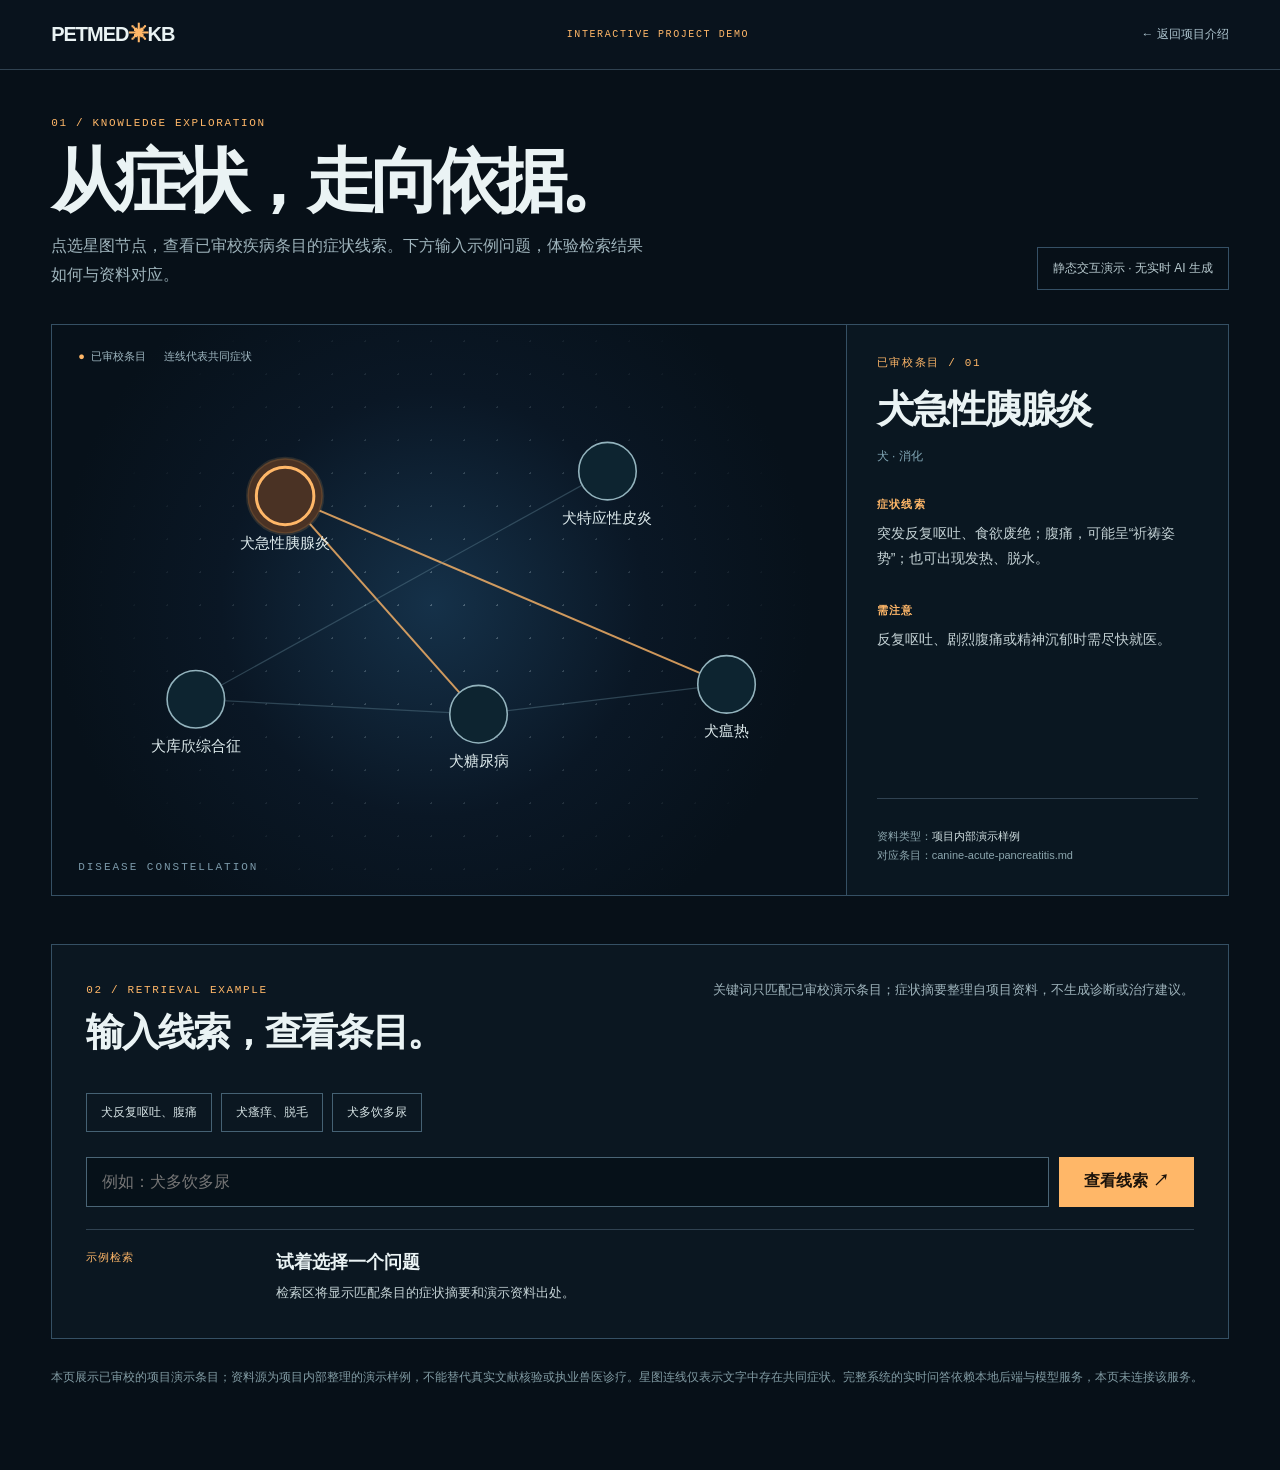
<file: petmed-demo.html>
<!doctype html>
<html lang="zh-CN">
<head>
  <meta charset="utf-8">
  <meta name="viewport" content="width=device-width,initial-scale=1">
  <meta name="theme-color" content="#09111b">
  <title>宠医智库 · 交互演示</title>
  <style>
    :root{font-family:"Microsoft YaHei",Arial,sans-serif;color:#eaf3f4;background:#071018}*{box-sizing:border-box}body{margin:0}button,input{font:inherit}button{cursor:pointer}a{color:inherit;text-decoration:none}:focus-visible{outline:2px solid #ffb768;outline-offset:4px}
    .top{height:70px;padding:0 clamp(20px,4vw,64px);display:flex;align-items:center;justify-content:space-between;border-bottom:1px solid #304251;background:#09131d}.brand{font-weight:800;letter-spacing:-.05em;font-size:20px}.brand i{font-style:normal;color:#ffb768}.back{font-size:12px;color:#aec5cf}.status{font:10px ui-monospace,monospace;color:#ffb768;letter-spacing:.16em}
    main{max-width:1540px;margin:auto;padding:42px clamp(20px,4vw,64px) 70px}.intro{display:flex;justify-content:space-between;align-items:end;gap:35px;margin-bottom:34px}.eyebrow,.tiny{font:11px ui-monospace,monospace;letter-spacing:.15em;color:#ffb768}.intro h1{font-size:clamp(44px,5.5vw,88px);letter-spacing:-.09em;line-height:1.05;margin:14px 0}.intro p{color:#9fb4bc;max-width:600px;line-height:1.8;margin:0}.intro .mode{color:#b9cbd0;font-size:12px;border:1px solid #355065;padding:12px 15px;white-space:nowrap}
    .workspace{display:grid;grid-template-columns:minmax(0,1.35fr) minmax(300px,.65fr);min-height:570px;border:1px solid #355064;background:#0a1721}.map{position:relative;overflow:hidden;min-height:570px;background:radial-gradient(circle at 48% 49%,#153149 0,#0a1725 42%,#07111a 75%)}.map:before{content:"";position:absolute;inset:0;opacity:.34;background-image:radial-gradient(#bed3dc 1px,transparent 1px);background-size:33px 33px;mask-image:radial-gradient(circle,#000,transparent 75%)}.map:after{content:"DISEASE CONSTELLATION";position:absolute;left:26px;bottom:22px;color:#7c9aaa;font:11px ui-monospace,monospace;letter-spacing:.18em}.map svg{position:absolute;inset:0;width:100%;height:100%}.link{stroke:#678c9b;stroke-opacity:.38;stroke-width:1.2}.link.selected{stroke:#ffb768;stroke-opacity:.8;stroke-width:2}.node{cursor:pointer}.node circle{fill:#0d2430;stroke:#93b3bd;stroke-width:1.6;transition:.25s}.node:hover circle,.node.selected circle{fill:#4a3224;stroke:#ffb768;stroke-width:3}.node text{fill:#deebed;font-size:15px;text-anchor:middle;pointer-events:none}.node .halo{fill:none;stroke:#ffb768;stroke-opacity:.13;stroke-width:20}.node:not(.selected) .halo{display:none}.map-meta{position:absolute;left:26px;top:24px;display:flex;gap:18px;color:#9eb6c0;font:11px ui-monospace,monospace}.map-meta b{color:#ffb768}
    .detail{padding:30px;border-left:1px solid #355064;display:flex;flex-direction:column}.detail-label{color:#ffb768;font:11px ui-monospace,monospace;letter-spacing:.15em}.detail h2{font-size:clamp(30px,3vw,48px);line-height:1.2;letter-spacing:-.06em;margin:16px 0}.detail .category{color:#80a5b4;font-size:12px}.detail h3{font-size:11px;letter-spacing:.12em;color:#ffb768;margin:32px 0 9px}.detail p{color:#c4d2d5;font-size:14px;line-height:1.8;margin:0}.source{margin-top:auto;padding-top:28px;font-size:11px;color:#8ca6ae;line-height:1.7;border-top:1px solid #304251}.source strong{color:#d2e0e2;font-weight:500}
    .retrieval{margin-top:48px;padding:34px;border:1px solid #355064;background:#0b1721}.retrieval-head{display:flex;justify-content:space-between;gap:25px}.retrieval h2{font-size:clamp(27px,3vw,42px);letter-spacing:-.06em;margin:10px 0}.retrieval p{color:#9fb4bc;font-size:13px;line-height:1.7;margin:0}.queries{display:flex;flex-wrap:wrap;gap:9px;margin:25px 0}.queries button{background:transparent;border:1px solid #456173;color:#d5e2e4;padding:10px 14px;font-size:12px}.queries button:hover,.queries button.active{border-color:#ffb768;color:#ffb768}.search{display:flex;gap:10px}.search input{flex:1;min-width:0;padding:15px;background:#061119;border:1px solid #4a6576;color:#f1f5f3}.search button{padding:0 25px;background:#ffb768;color:#1c130b;border:0;font-weight:700}.result{margin-top:22px;border-top:1px solid #304251;padding-top:20px;display:grid;grid-template-columns:170px 1fr;gap:20px}.result .tag{color:#ffb768;font:11px ui-monospace,monospace;letter-spacing:.1em}.result strong{display:block;margin-bottom:8px;font-size:18px}.result p{color:#c4d2d5}.result small{display:block;margin-top:12px;color:#85a0a8;line-height:1.6}.notice{margin-top:28px;color:#829ca4;font-size:12px;line-height:1.8}
    @media(max-width:850px){.intro{display:block}.intro .mode{display:inline-block;margin-top:22px}.workspace{grid-template-columns:1fr}.map{min-height:490px}.detail{min-height:310px;border-left:0;border-top:1px solid #355064}.result{grid-template-columns:1fr}.retrieval-head{display:block}}@media(max-width:550px){.top{height:60px}.status{display:none}.map{min-height:390px}.node text{font-size:12px}.map-meta{left:16px;top:18px}.detail,.retrieval{padding:22px}.search button{padding:0 13px}}
  </style>
</head>
<body>
  <header class="top"><a class="brand" href="petmed.html">PETMED<i>✳</i>KB</a><span class="status">INTERACTIVE PROJECT DEMO</span><a class="back" href="petmed.html">← 返回项目介绍</a></header>
  <main>
    <div class="intro"><div><span class="eyebrow">01 / KNOWLEDGE EXPLORATION</span><h1>从症状，走向依据。</h1><p>点选星图节点，查看已审校疾病条目的症状线索。下方输入示例问题，体验检索结果如何与资料对应。</p></div><span class="mode">静态交互演示 · 无实时 AI 生成</span></div>
    <section class="workspace" aria-label="疾病关系交互演示">
      <div class="map"><div class="map-meta"><span><b>●</b> 已审校条目</span><span>连线代表共同症状</span></div><svg id="star-map" viewBox="0 0 800 570" role="group" aria-label="可点击的疾病星空图"></svg></div>
      <div class="detail" id="detail" aria-live="polite"></div>
    </section>
    <section class="retrieval" aria-label="检索交互演示"><div class="retrieval-head"><div><span class="tiny">02 / RETRIEVAL EXAMPLE</span><h2>输入线索，查看条目。</h2></div><p>关键词只匹配已审校演示条目；症状摘要整理自项目资料，不生成诊断或治疗建议。</p></div>
      <div class="queries"><button type="button" data-query="犬反复呕吐 腹痛">犬反复呕吐、腹痛</button><button type="button" data-query="犬瘙痒 脱毛">犬瘙痒、脱毛</button><button type="button" data-query="犬多饮多尿">犬多饮多尿</button></div>
      <form class="search" id="search"><input id="query" aria-label="输入症状关键词" placeholder="例如：犬多饮多尿" autocomplete="off"><button type="submit">查看线索 ↗</button></form><div class="result" id="result" aria-live="polite"><span class="tag">示例检索</span><div><strong>试着选择一个问题</strong><p>检索区将显示匹配条目的症状摘要和演示资料出处。</p></div></div>
    </section>
    <p class="notice">本页展示已审校的项目演示条目；资料源为项目内部整理的演示样例，不能替代真实文献核验或执业兽医诊疗。星图连线仅表示文字中存在共同症状。完整系统的实时问答依赖本地后端与模型服务，本页未连接该服务。</p>
  </main>
  <script>
    const entries=[
      {title:'犬急性胰腺炎',category:'消化',x:235,y:170,terms:['呕吐','腹痛','发热'],symptoms:'突发反复呕吐、食欲废绝；腹痛，可能呈“祈祷姿势”；也可出现发热、脱水。',danger:'反复呕吐、剧烈腹痛或精神沉郁时需尽快就医。',source:'canine-acute-pancreatitis.md'},
      {title:'犬特应性皮炎',category:'皮肤',x:560,y:145,terms:['瘙痒','脱毛'],symptoms:'瘙痒，可能伴随抓挠、舔舐；可见红斑、丘疹、脱毛。',danger:'需要由兽医结合检查甄别其他皮肤病因。',source:'canine-atopic-dermatitis.md'},
      {title:'犬库欣综合征',category:'内分泌',x:145,y:375,terms:['多饮多尿','脱毛'],symptoms:'多饮多尿、食欲亢进、腹部膨大、对称性脱毛等。',danger:'症状与其他内分泌问题可能重叠，需检查确认。',source:'canine-cushing-syndrome.md'},
      {title:'犬糖尿病',category:'内分泌',x:430,y:390,terms:['多饮多尿','呕吐'],symptoms:'多饮多尿、多食、体重下降；部分病例可出现白内障。',danger:'伴呕吐、脱水或虚弱时应及时就医。',source:'canine-diabetes-mellitus.md'},
      {title:'犬瘟热',category:'感染',x:680,y:360,terms:['呕吐','发热'],symptoms:'可有发热、眼鼻分泌物、咳嗽、呕吐或腹泻；部分病例出现神经症状。',danger:'疑似感染或出现神经症状时应尽快就医。',source:'canine-distemper.md'}
    ];
    const svg=document.querySelector('#star-map'),detail=document.querySelector('#detail'),result=document.querySelector('#result');
    const edges=[];entries.forEach((a,i)=>entries.slice(i+1).forEach((b,j)=>{const shared=a.terms.filter(t=>b.terms.includes(t));if(shared.length)edges.push({a:i,b:i+j+1,shared})}));
    function renderMap(active){svg.innerHTML=edges.map(e=>`<line class="link ${e.a===active||e.b===active?'selected':''}" x1="${entries[e.a].x}" y1="${entries[e.a].y}" x2="${entries[e.b].x}" y2="${entries[e.b].y}"/>`).join('')+entries.map((e,i)=>`<g class="node ${i===active?'selected':''}" data-id="${i}" tabindex="0" role="button" aria-label="查看${e.title}"><circle class="halo" cx="${e.x}" cy="${e.y}" r="38"/><circle cx="${e.x}" cy="${e.y}" r="29"/><text x="${e.x}" y="${e.y+52}">${e.title}</text></g>`).join('');}
    function select(i){const e=entries[i];renderMap(i);detail.innerHTML=`<span class="detail-label">已审校条目 / ${String(i+1).padStart(2,'0')}</span><h2>${e.title}</h2><span class="category">犬 · ${e.category}</span><h3>症状线索</h3><p>${e.symptoms}</p><h3>需注意</h3><p>${e.danger}</p><div class="source">资料类型：<strong>项目内部演示样例</strong><br>对应条目：${e.source}</div>`;}
    svg.addEventListener('click',e=>{const node=e.target.closest('.node');if(node)select(Number(node.dataset.id))});svg.addEventListener('keydown',e=>{if((e.key==='Enter'||e.key===' ')&&e.target.matches('.node')){e.preventDefault();select(Number(e.target.dataset.id))}});select(0);
    const aliases={呕吐:'呕吐',腹痛:'腹痛',发烧:'发热',发热:'发热',瘙痒:'瘙痒',脱毛:'脱毛',多饮多尿:'多饮多尿',喝水多:'多饮多尿',尿多:'多饮多尿',咳嗽:'咳嗽'};
    function search(q){const terms=[...new Set(Object.keys(aliases).filter(t=>q.includes(t)).map(t=>aliases[t]))];const ranked=entries.map((e,i)=>({e,i,score:terms.filter(t=>e.terms.includes(t)).length})).sort((a,b)=>b.score-a.score);if(!terms.length||!ranked[0].score){result.innerHTML='<span class="tag">未覆盖</span><div><strong>演示资料暂无匹配条目</strong><p>此处不会编造答案；请换用上方示例问题。真实症状请咨询执业兽医。</p></div>';return}const matches=ranked.filter(x=>x.score===ranked[0].score);select(matches[0].i);result.innerHTML=`<span class="tag">匹配到演示条目</span><div><strong>${matches.map(x=>x.e.title).join(' · ')}</strong><p>${matches.length===1?matches[0].e.symptoms:'这些条目含有相同症状关键词。请点选上方星图分别查看，单凭症状不能判断病因。'}</p><small>来源：已审校项目演示条目<br>关键词匹配仅供界面演示，不代表病因判断。</small></div>`}
    document.querySelector('#search').addEventListener('submit',e=>{e.preventDefault();search(document.querySelector('#query').value.trim())});document.querySelectorAll('[data-query]').forEach(b=>b.addEventListener('click',()=>{document.querySelector('#query').value=b.dataset.query;search(b.dataset.query);document.querySelectorAll('[data-query]').forEach(x=>x.classList.toggle('active',x===b))}));
  </script>
</body>
</html>
</file>
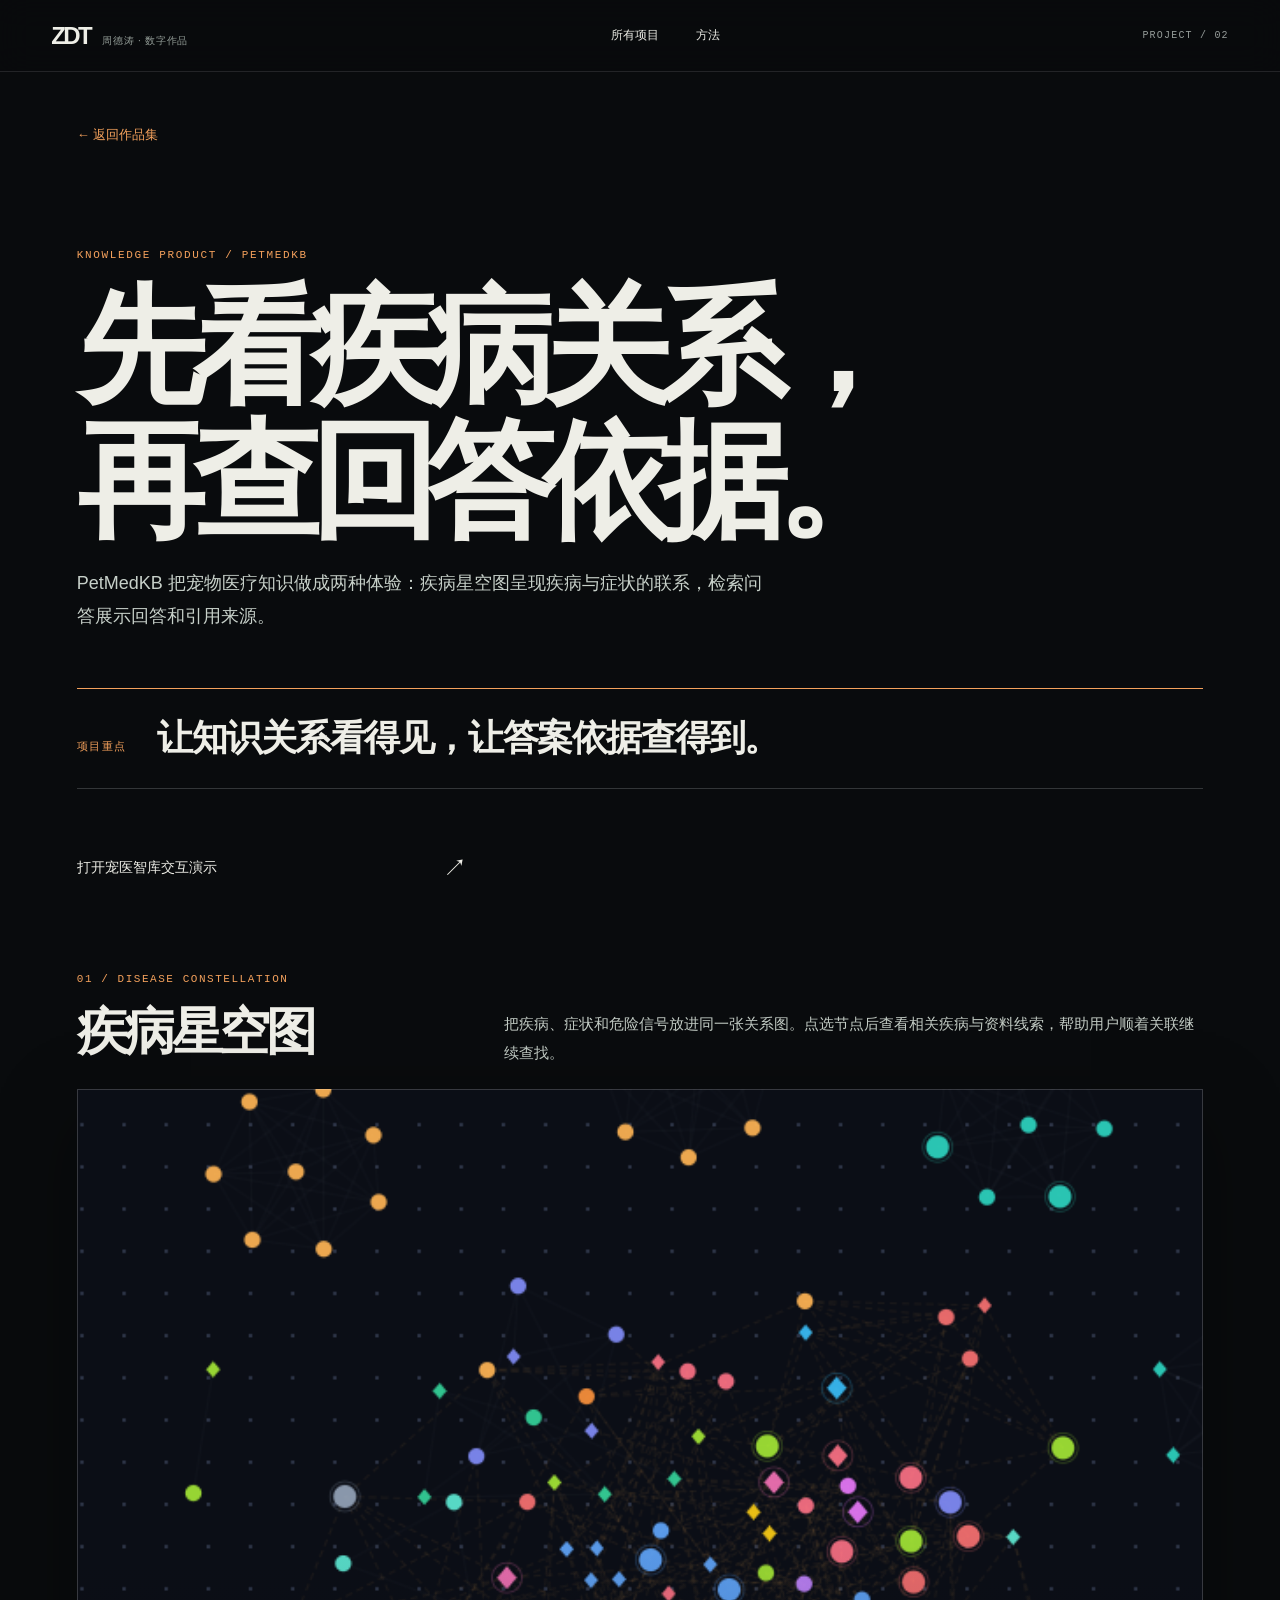
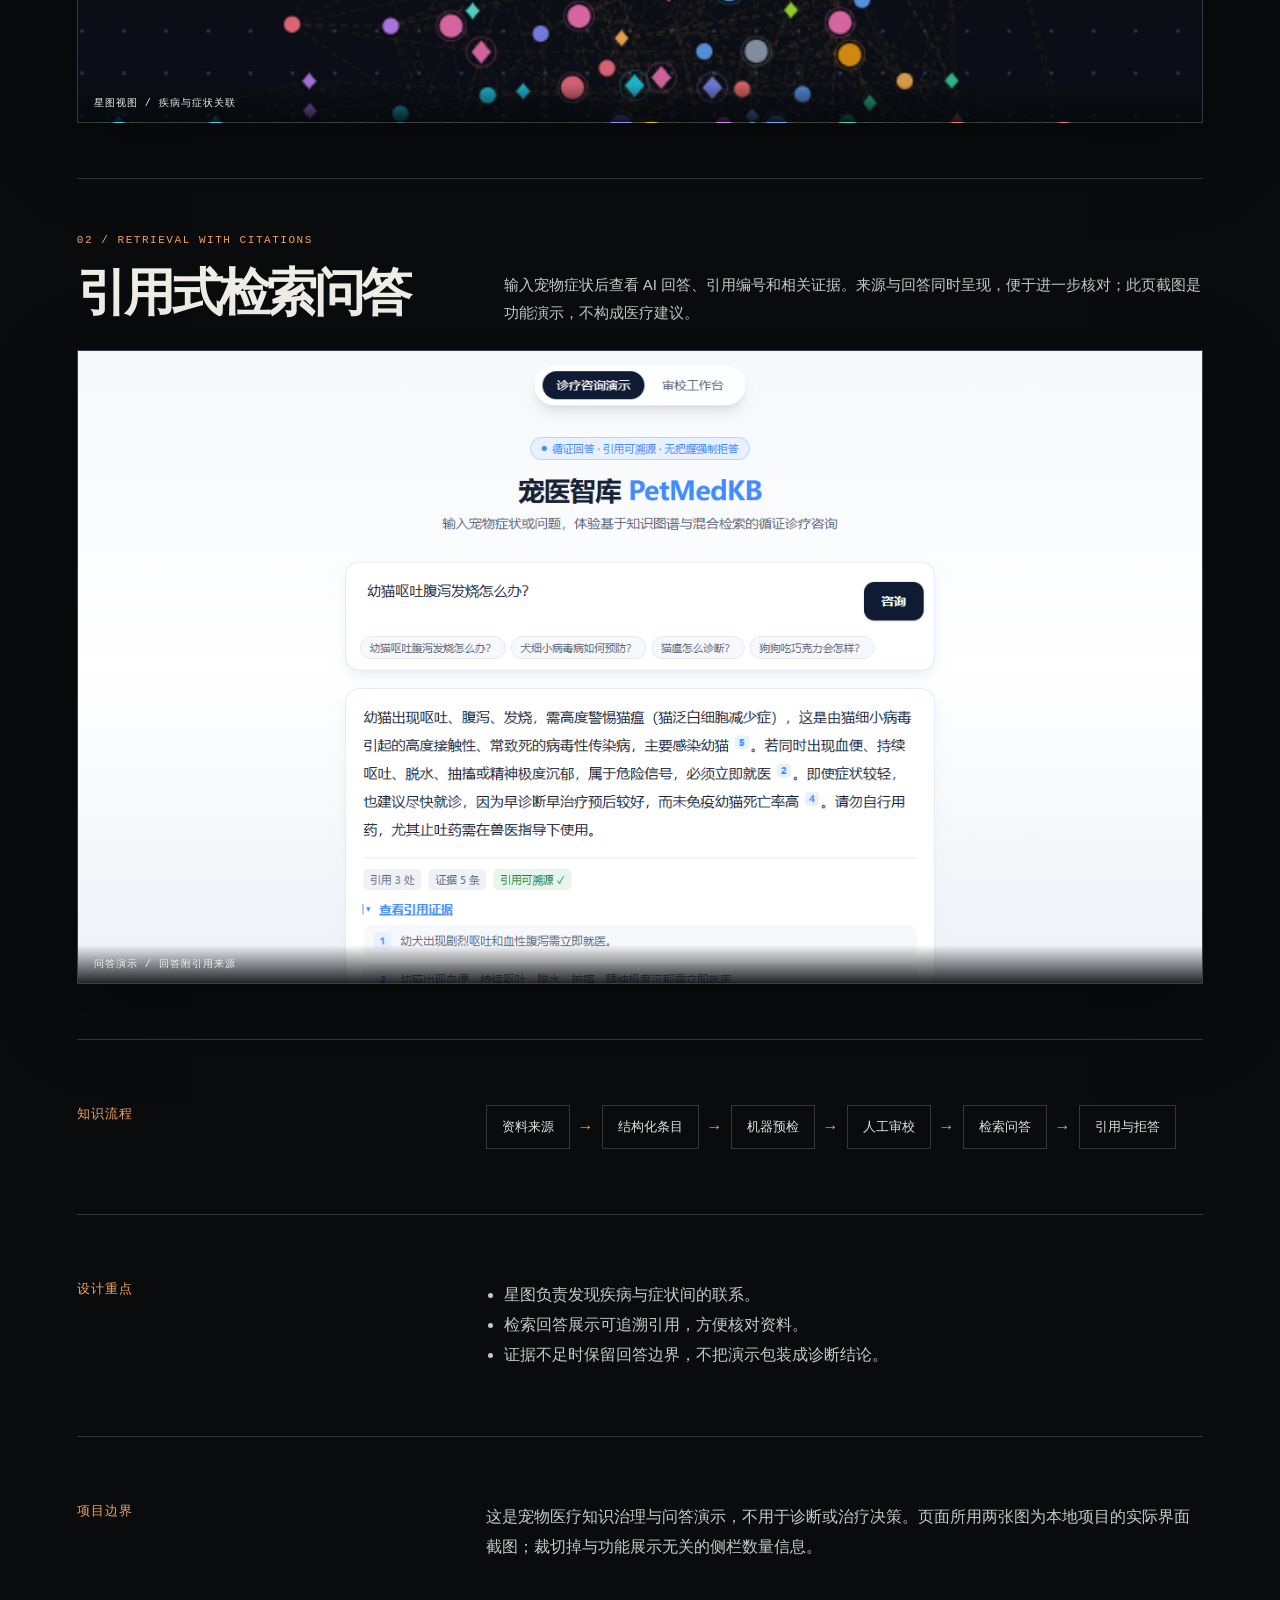
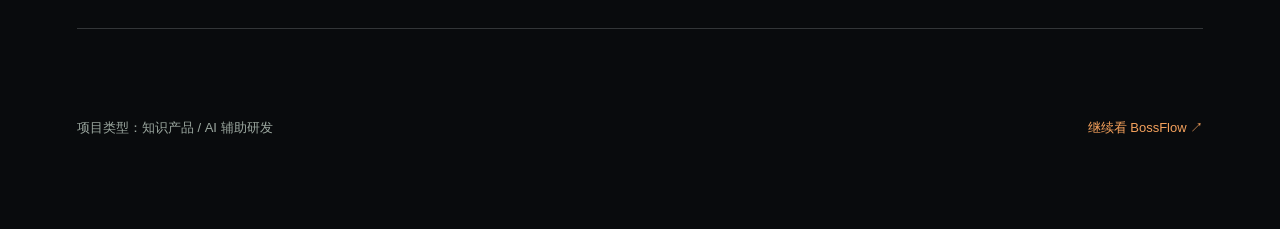
<file: petmed.html>
<!doctype html><html lang="zh-CN"><head><meta charset="utf-8"><meta name="viewport" content="width=device-width,initial-scale=1"><meta name="theme-color" content="#090b0d"><title>宠医智库 — 周德涛作品集</title><link rel="stylesheet" href="styles.css"><script src="main.js" defer></script></head><body>
<div class="load-curtain" aria-hidden="true"><span>进入宠医智库</span><b>✳</b></div><header class="site-header"><a class="identity" href="index.html"><b>ZDT</b><small>周德涛 · 数字作品</small></a><nav><a href="index.html#works">所有项目</a><a href="index.html#approach">方法</a></nav><span class="edition">PROJECT / 02</span></header>
<main class="detail-page petmed-page" style="--accent:#f4a15c"><a class="back" href="index.html#petmed">← 返回作品集</a><div class="detail-head"><span>KNOWLEDGE PRODUCT / PETMEDKB</span><h1>先看疾病关系，<br>再查回答依据。</h1><p>PetMedKB 把宠物医疗知识做成两种体验：疾病星空图呈现疾病与症状的联系，检索问答展示回答和引用来源。</p></div>
<div class="petmed-focus"><span>项目重点</span><strong>让知识关系看得见，让答案依据查得到。</strong></div><p><a class="project-link" href="petmed-demo.html"><span>打开宠医智库交互演示</span><b>↗</b></a></p>
<section class="petmed-feature"><div class="petmed-feature-copy"><span>01 / DISEASE CONSTELLATION</span><h2>疾病星空图</h2><p>把疾病、症状和危险信号放进同一张关系图。点选节点后查看相关疾病与资料线索，帮助用户顺着关联继续查找。</p></div><div class="petmed-screen petmed-star-screen" role="img" aria-label="宠医智库疾病星空图实际界面截图，显示疾病与症状节点的关系"><span class="screen-label">星图视图 / 疾病与症状关联</span></div></section>
<section class="petmed-feature petmed-feature-search"><div class="petmed-feature-copy"><span>02 / RETRIEVAL WITH CITATIONS</span><h2>引用式检索问答</h2><p>输入宠物症状后查看 AI 回答、引用编号和相关证据。来源与回答同时呈现，便于进一步核对；此页截图是功能演示，不构成医疗建议。</p></div><div class="petmed-screen petmed-search-screen"><img src="assets/petmed-retrieval.png" alt="宠医智库问答界面截图，包含示例问题、回答和引用来源"><span class="screen-label">问答演示 / 回答附引用来源</span></div></section>
<section class="detail-grid"><h2>知识流程</h2><div class="detail-flow"><span>资料来源</span><i>→</i><span>结构化条目</span><i>→</i><span>机器预检</span><i>→</i><span>人工审校</span><i>→</i><span>检索问答</span><i>→</i><span>引用与拒答</span></div></section>
<section class="detail-grid"><h2>设计重点</h2><ul><li>星图负责发现疾病与症状间的联系。</li><li>检索回答展示可追溯引用，方便核对资料。</li><li>证据不足时保留回答边界，不把演示包装成诊断结论。</li></ul></section>
<section class="detail-grid"><h2>项目边界</h2><p>这是宠物医疗知识治理与问答演示，不用于诊断或治疗决策。页面所用两张图为本地项目的实际界面截图；裁切掉与功能展示无关的侧栏数量信息。</p></section>
<div class="detail-footer"><span>项目类型：知识产品 / AI 辅助研发</span><a href="index.html#bossflow">继续看 BossFlow ↗</a></div></main></body></html>
</file>
<file: styles.css>
:root{--bg:#090b0d;--paper:#eeeee7;--muted:#a9ada9;--line:rgba(235,240,237,.19);--accent:#d6ef65}
*{box-sizing:border-box}html{scroll-behavior:smooth}body{margin:0;background:var(--bg);color:var(--paper);font-family:"Noto Sans SC","Microsoft YaHei",Arial,sans-serif;overflow-x:hidden}a{color:inherit;text-decoration:none}img{display:block;max-width:100%}button{font:inherit}::selection{background:#d6ef65;color:#091008}a:focus-visible{outline:2px solid #d6ef65;outline-offset:5px}
.site-header{position:fixed;z-index:50;top:0;left:0;right:0;height:72px;display:flex;align-items:center;justify-content:space-between;padding:0 clamp(22px,4vw,70px);border-bottom:1px solid rgba(255,255,255,.11);background:rgba(9,11,13,.72);backdrop-filter:blur(16px)}.identity{display:flex;align-items:baseline;gap:12px}.identity b{font-size:24px;letter-spacing:-.11em;font-weight:900}.identity small{font-size:10px;color:#949e98;letter-spacing:.08em}.site-header nav{display:flex;gap:37px;font-size:12px}.site-header nav a:hover{color:var(--accent)}.edition{font:10px ui-monospace,Consolas,monospace;letter-spacing:.12em;color:#969d9a}
.site-progress{position:fixed;z-index:60;top:0;left:0;right:0;height:2px;pointer-events:none}.site-progress span{display:block;width:100%;height:100%;background:#d6ef65;transform:scaleX(0);transform-origin:left}
.load-curtain{position:fixed;z-index:100;inset:0;display:flex;align-items:center;justify-content:space-between;padding:8vw;background:#d6ef65;color:#10160b;transform:translateY(0);transition:transform 900ms cubic-bezier(.76,0,.24,1)}.load-curtain span{font-size:clamp(26px,5vw,70px);font-weight:700;letter-spacing:-.08em}.load-curtain b{font-size:clamp(100px,18vw,300px);line-height:1}.ready .load-curtain{transform:translateY(-101%)}
.hero{position:relative;min-height:100svh;overflow:hidden;padding:110px clamp(22px,4vw,70px) 40px;background:#090c0d;isolation:isolate}.hero:after{content:"";position:absolute;z-index:-1;inset:0;background:linear-gradient(90deg,#090b0d 9%,rgba(9,11,13,.77) 45%,transparent 100%)}#flow-canvas{position:absolute;inset:0;width:100%;height:100%;z-index:-2;opacity:.9}.hero-grain{position:absolute;inset:0;z-index:-1;pointer-events:none;opacity:.14;background-image:url("data:image/svg+xml,%3Csvg viewBox='0 0 180 180' xmlns='http://www.w3.org/2000/svg'%3E%3Cfilter id='n'%3E%3CfeTurbulence type='fractalNoise' baseFrequency='.8' numOctaves='3' stitchTiles='stitch'/%3E%3C/filter%3E%3Crect width='100%25' height='100%25' filter='url(%23n)' opacity='.35'/%3E%3C/svg%3E")}.hero-content{position:relative;z-index:4;max-width:1330px;margin:auto}.hero-topline,.hero-foot{display:flex;justify-content:space-between;gap:20px;font:10px ui-monospace,Consolas,monospace;letter-spacing:.17em;color:#b7c5ba}.hero-topline{max-width:1120px}.hero h1{position:relative;margin:clamp(65px,12vh,145px) 0 27px;font-size:clamp(75px,11.1vw,176px);font-weight:800;line-height:1.04;letter-spacing:-.11em}.hero h1 em{font-style:normal;color:transparent;-webkit-text-stroke:1.3px #e8eee8}.hero h1 .period{color:#d6ef65}.hero p{margin:0;color:#d2d9d4;font-size:clamp(15px,1.55vw,21px);line-height:1.9;letter-spacing:.02em}.hero-cta{display:inline-flex;align-items:center;justify-content:space-between;gap:55px;min-width:215px;margin-top:42px;padding:17px 3px;border-bottom:1px solid #d6ef65;color:#d6ef65;font-size:13px}.hero-cta svg{width:21px;height:21px;fill:none;stroke:currentColor;stroke-width:1.4;transition:transform .3s}.hero-cta:hover svg{transform:translateY(5px)}.hero-foot{position:relative;z-index:4;max-width:1330px;margin:75px auto 0}.hero-pieces{position:absolute;inset:0;z-index:1;pointer-events:none}.hero-pieces img,.piece-c{position:absolute;object-fit:cover;border:1px solid rgba(255,255,255,.2);box-shadow:0 25px 100px rgba(0,0,0,.5);will-change:transform}.piece-a{width:clamp(165px,19vw,310px);aspect-ratio:.78;right:16%;top:16%;filter:saturate(.65)}.piece-b{width:clamp(130px,13vw,215px);aspect-ratio:.82;right:3%;top:50%;filter:saturate(.65)}.piece-c{width:clamp(120px,15vw,230px);aspect-ratio:1.2;right:26%;bottom:5%;background:#142238;padding:15px;color:#8baaff;font:10px ui-monospace,Consolas,monospace;overflow:hidden}.piece-c i{display:block;height:2px;background:#6e92ff;margin:18px 0;box-shadow:0 0 15px #6e92ff}.piece-c i:nth-child(2){width:70%;margin-left:25%}.piece-c i:nth-child(3){width:45%}.piece-c span{position:absolute;bottom:16px}
.work-index{display:flex;align-items:center;justify-content:space-between;gap:20px;padding:30px clamp(22px,4vw,70px);background:#d6ef65;color:#111a0d;font-size:14px;font-weight:700}.work-index span:last-child{font:11px ui-monospace,Consolas,monospace;letter-spacing:.1em}
.project{--project-accent:#d6ef65;position:relative;display:grid;grid-template-columns:minmax(0,1.05fr) minmax(0,.95fr);gap:clamp(40px,6vw,110px);align-items:center;min-height:100svh;padding:clamp(110px,13vh,170px) clamp(22px,5vw,90px);overflow:hidden;border-bottom:1px solid var(--line);background:#0b0d10}.project-petmed{--project-accent:#f4a15c;background:#0f1112}.project-boss{--project-accent:#88a9ff;background:#0b1020}.project-media{position:relative;z-index:1;height:min(61vw,650px);min-height:440px;overflow:hidden;background:#1d211c;transform:translateY(40px);opacity:.6;transition:transform 800ms cubic-bezier(.2,.7,.2,1),opacity 800ms}.project.in-view .project-media{transform:none;opacity:1}.project-media>img{width:100%;height:100%;object-fit:cover;transition:transform 900ms cubic-bezier(.2,.7,.2,1)}.project:hover .project-media>img{transform:scale(1.045)}.project-petmed .project-media>img{object-position:35% center}.project-media:after{content:"";position:absolute;inset:0;border:1px solid rgba(255,255,255,.2);pointer-events:none}.media-frame{position:absolute;z-index:2;inset:22px;display:flex;align-items:flex-start;justify-content:space-between;color:#fff;font:10px ui-monospace,Consolas,monospace;letter-spacing:.13em;text-shadow:0 1px 10px #000}.media-label{position:absolute;bottom:24px;left:24px;padding:8px 10px;background:rgba(8,10,11,.78);color:#ddd;font-size:10px;letter-spacing:.04em}.project-copy{position:relative;z-index:2;max-width:620px}.chapter{font:11px ui-monospace,Consolas,monospace;letter-spacing:.16em;color:var(--project-accent)}.project h2{margin:36px 0 28px;font-size:clamp(56px,6.2vw,105px);line-height:1.13;letter-spacing:-.09em;font-weight:700}.project-copy>p{max-width:520px;margin:0;color:#c5cbc7;font-size:clamp(15px,1.3vw,18px);line-height:1.95}.project-facts{display:flex;flex-wrap:wrap;gap:10px 32px;margin:33px 0 44px;color:#89958e;font-size:11px}.project-link{display:flex;align-items:center;justify-content:space-between;max-width:390px;padding:18px 0;border-top:1px solid var(--project-accent);border-bottom:1px solid var(--project-accent);color:var(--project-accent);font-size:14px}.project-link b{font-size:24px;font-weight:400;transition:transform .25s}.project-link:hover b{transform:translate(5px,-5px)}.project-watermark{position:absolute;right:-.07em;bottom:-.2em;color:rgba(255,255,255,.025);font-size:clamp(230px,35vw,600px);font-weight:800;line-height:1;letter-spacing:-.12em;pointer-events:none}
.boss-visual{position:relative;overflow:hidden;background:radial-gradient(circle at 70% 18%,rgba(76,119,223,.32),transparent 45%),#0b1326}.flow-grid{position:absolute;inset:0;background-image:linear-gradient(rgba(147,175,255,.1) 1px,transparent 1px),linear-gradient(90deg,rgba(147,175,255,.1) 1px,transparent 1px);background-size:34px 34px;mask-image:linear-gradient(110deg,#000,transparent)}.flow-track{position:absolute;z-index:2;top:23%;left:10%;right:10%;display:flex;align-items:center;gap:5px;color:#dae5ff;font-size:clamp(12px,1.1vw,17px)}.flow-track span{padding:13px 9px;border:1px solid rgba(162,185,255,.45);background:rgba(12,28,56,.88);white-space:nowrap}.flow-track i{flex:1;min-width:8px;height:1px;background:#88a9ff;position:relative}.flow-track i:after{content:"";position:absolute;right:0;top:-3px;border-left:5px solid #88a9ff;border-top:3px solid transparent;border-bottom:3px solid transparent}.boss-signal{position:absolute;bottom:12%;left:10%;font-size:clamp(35px,5.1vw,78px);line-height:.95;letter-spacing:-.07em;font-weight:800;color:#b9caff}.boss-signal span{color:#88a9ff;font-weight:300}
.approach{display:grid;grid-template-columns:1fr 1fr;gap:8vw;padding:clamp(100px,13vw,200px) clamp(22px,5vw,90px);background:#e9ece6;color:#121915}.approach-head>span{font:11px ui-monospace,Consolas,monospace;letter-spacing:.15em}.approach h2{margin:40px 0 0;font-size:clamp(55px,6.5vw,105px);letter-spacing:-.09em;line-height:1.15}.approach-steps{align-self:end}.approach-steps p{display:grid;grid-template-columns:130px 1fr;gap:25px;padding:22px 0;border-top:1px solid #9aa19a;margin:0}.approach-steps p:last-child{border-bottom:1px solid #9aa19a}.approach-steps b{font-size:17px}.approach-steps span{font-size:13px;line-height:1.75;color:#526157}footer{display:grid;grid-template-columns:1fr 1fr;gap:10vw;padding:90px clamp(22px,5vw,90px) 50px;background:#0b1012}footer span{font:10px ui-monospace,Consolas,monospace;letter-spacing:.16em;color:#a9b5ab}footer h2{font-size:clamp(58px,7vw,115px);line-height:1.1;letter-spacing:-.09em;margin:25px 0}footer p{align-self:end;color:#9aa7a0;font-size:13px;line-height:1.9}footer>a{grid-column:1/-1;justify-self:end;padding-top:25px;color:#d6ef65;font-size:13px}
.detail-page{min-height:100vh;padding:125px clamp(22px,6vw,100px) 90px}.detail-page .back{font-size:13px;color:var(--accent)}.detail-head{max-width:1100px;margin:100px 0 55px}.detail-head span{font:11px ui-monospace,Consolas,monospace;letter-spacing:.15em;color:var(--accent)}.detail-head h1{margin:18px 0;font-size:clamp(60px,10vw,150px);line-height:1.05;letter-spacing:-.09em}.detail-head p{max-width:690px;color:#c7d0c9;font-size:18px;line-height:1.85}.detail-hero{max-width:1150px;max-height:640px;overflow:hidden}.detail-hero img{width:100%;height:100%;max-height:640px;object-fit:cover}.detail-note{font-size:12px;color:#939e98;margin-top:10px}.detail-grid{display:grid;grid-template-columns:1fr 2fr;gap:50px;max-width:1150px;padding:65px 0;border-bottom:1px solid var(--line)}.detail-grid h2{font-size:13px;font-weight:500;letter-spacing:.08em;color:var(--accent);margin:0}.detail-grid p,.detail-grid li{font-size:16px;line-height:1.9;color:#c2cbc4}.detail-grid p{margin:0}.detail-grid ul{margin:0;padding-left:18px}.detail-flow{display:flex;flex-wrap:wrap;gap:8px}.detail-flow span{padding:12px 15px;border:1px solid var(--line);color:#dbe5dd;font-size:13px}.detail-flow i{align-self:center;color:var(--accent);font-style:normal}.detail-footer{display:flex;justify-content:space-between;gap:20px;padding-top:90px;color:#9ca8a0;font-size:13px}.detail-footer a{color:var(--accent)}
@media(max-width:900px){.edition{display:none}.hero h1{font-size:clamp(70px,12vw,130px)}.hero-pieces{opacity:.65}.piece-a{right:5%}.piece-b{right:-4%}.piece-c{right:20%}.project{grid-template-columns:1fr;gap:40px;min-height:auto}.project-media{height:min(90vw,600px);min-height:350px}.project-copy{max-width:750px}.project-watermark{font-size:260px}.approach{grid-template-columns:1fr}.approach-steps{max-width:670px}}
@media(max-width:600px){.site-header{height:62px}.identity small{display:none}.site-header nav{gap:20px;font-size:11px}.hero{min-height:820px;padding-top:90px}.hero-topline span:last-child{display:none}.hero h1{margin-top:105px;font-size:clamp(67px,15vw,105px)}.hero-pieces{opacity:.28}.piece-a{width:48vw;right:-5%;top:12%}.piece-b{width:34vw;right:5%;top:59%}.piece-c{display:none}.hero:after{background:linear-gradient(90deg,rgba(9,11,13,.98),rgba(9,11,13,.6))}.hero-foot{margin-top:100px;font-size:9px}.hero-foot span:last-child{display:none}.work-index{font-size:12px}.work-index span:last-child{font-size:9px}.project{padding:90px 22px}.project-media{height:102vw;min-height:0}.project h2{font-size:clamp(55px,11vw,77px);margin:25px 0}.project-copy>p{font-size:15px}.flow-track{left:5%;right:5%;gap:2px;font-size:11px}.flow-track span{padding:9px 5px}.boss-signal{left:5%;font-size:clamp(35px,10vw,62px)}.approach{padding:95px 22px}.approach-steps p{grid-template-columns:1fr;gap:8px}footer{grid-template-columns:1fr;padding:80px 22px 40px}footer p{align-self:auto}footer>a{grid-column:auto}.detail-page{padding-top:100px}.detail-head{margin:65px 0 45px}.detail-grid{grid-template-columns:1fr;gap:20px;padding:45px 0}.detail-footer{display:block}.detail-footer a{display:block;margin-top:20px}}
@media(prefers-reduced-motion:reduce){html{scroll-behavior:auto}.load-curtain{transition:none}.ready .load-curtain{display:none}.project-media,.project-media>img,.project-link b,.hero-cta svg{transition:none}.hero-pieces img,.piece-c{will-change:auto}}

/* Clear project evidence */
.project-petmed .petmed-star-preview{background-image:linear-gradient(180deg,rgba(8,11,16,.08),rgba(8,11,16,.1)),url("assets/petmed-constellation.png");background-repeat:no-repeat;background-size:100% 100%,200% auto;background-position:center,82% 60%}
.petmed-focus{display:flex;align-items:baseline;gap:30px;max-width:1150px;margin:0 0 45px;padding:25px 0;border-top:1px solid var(--accent);border-bottom:1px solid var(--line)}
.petmed-focus span,.petmed-feature-copy>span,.boss-rule>span{color:var(--accent);font:11px ui-monospace,Consolas,monospace;letter-spacing:.14em}
.petmed-focus strong{font-size:clamp(20px,3vw,36px);letter-spacing:-.04em}
.petmed-feature{display:block;max-width:1150px;padding:55px 0;border-bottom:1px solid var(--line)}
.petmed-feature-copy{display:grid;grid-template-columns:minmax(220px,.7fr) minmax(0,1.3fr);column-gap:50px;align-items:end;margin-bottom:22px}.petmed-feature-copy>span{grid-column:1/-1}.petmed-feature-copy h2{margin:13px 0 0;font-size:clamp(34px,4vw,58px);letter-spacing:-.07em}.petmed-feature-copy p{max-width:760px}
.petmed-feature-copy p{color:#c2cbc4;font-size:15px;line-height:1.9;margin:0}
.petmed-screen{position:relative;aspect-ratio:16/9;overflow:hidden;border:1px solid rgba(255,255,255,.18);background:#101520;box-shadow:0 25px 75px rgba(0,0,0,.35)}
.petmed-star-screen{background-image:linear-gradient(0deg,rgba(8,11,16,.12),transparent 30%),url("assets/petmed-constellation.png");background-repeat:no-repeat;background-size:100% 100%,200% auto;background-position:center,82% 60%}
.petmed-search-screen img{width:100%;height:100%;max-width:none;object-fit:cover}
.screen-label{position:absolute;bottom:0;left:0;right:0;padding:12px 16px;background:linear-gradient(transparent,rgba(5,8,12,.88));color:#edf0ed;font:10px ui-monospace,Consolas,monospace;letter-spacing:.1em}
.boss-hero{height:min(65vw,560px);max-width:1150px}
.boss-hero .flow-track{top:18%}
.boss-signal{font-size:clamp(28px,4.3vw,62px);max-width:88%;bottom:15%;letter-spacing:-.06em}
.boss-rule{max-width:1150px;margin-top:55px;padding:30px;border:1px solid rgba(136,169,255,.45);background:linear-gradient(120deg,rgba(62,92,162,.22),rgba(15,22,42,.65))}
.boss-rule strong{display:block;margin:18px 0 10px;font-size:clamp(23px,3.5vw,42px);letter-spacing:-.06em;color:#e8edff}
.boss-rule p{max-width:760px;margin:0;color:#bfc9e5;font-size:15px;line-height:1.8}
@media(max-width:900px){.petmed-feature-copy{grid-template-columns:1fr;gap:5px}.petmed-screen{aspect-ratio:16/9}.boss-hero{height:480px}}
@media(max-width:600px){.petmed-feature-copy h2{margin-bottom:4px}.petmed-focus{display:block}.petmed-focus strong{display:block;margin-top:12px}.petmed-feature{padding:40px 0}.petmed-screen{aspect-ratio:16/10}.boss-hero{height:390px}.boss-hero .flow-track{top:14%;left:5%;right:5%}.boss-signal{font-size:clamp(28px,7.6vw,45px);left:5%;bottom:13%}.boss-rule{padding:22px}}
</file>
